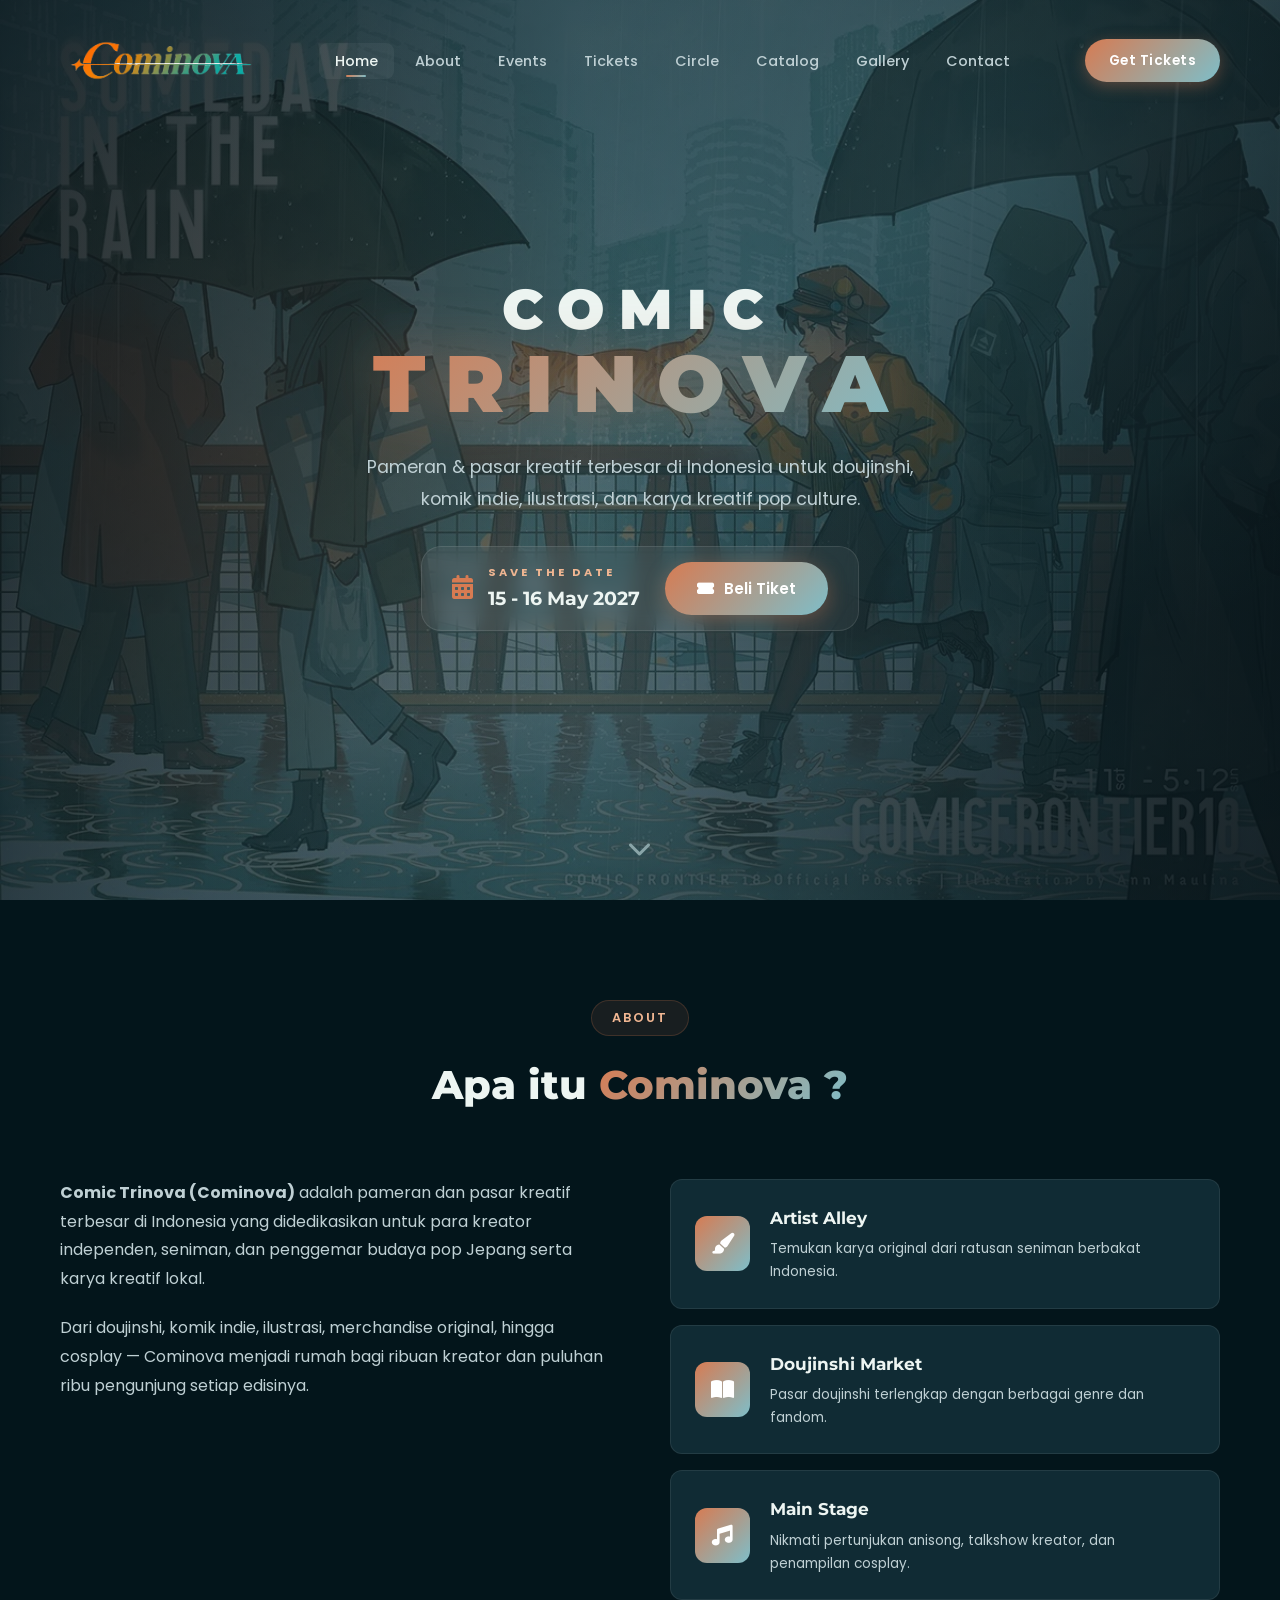
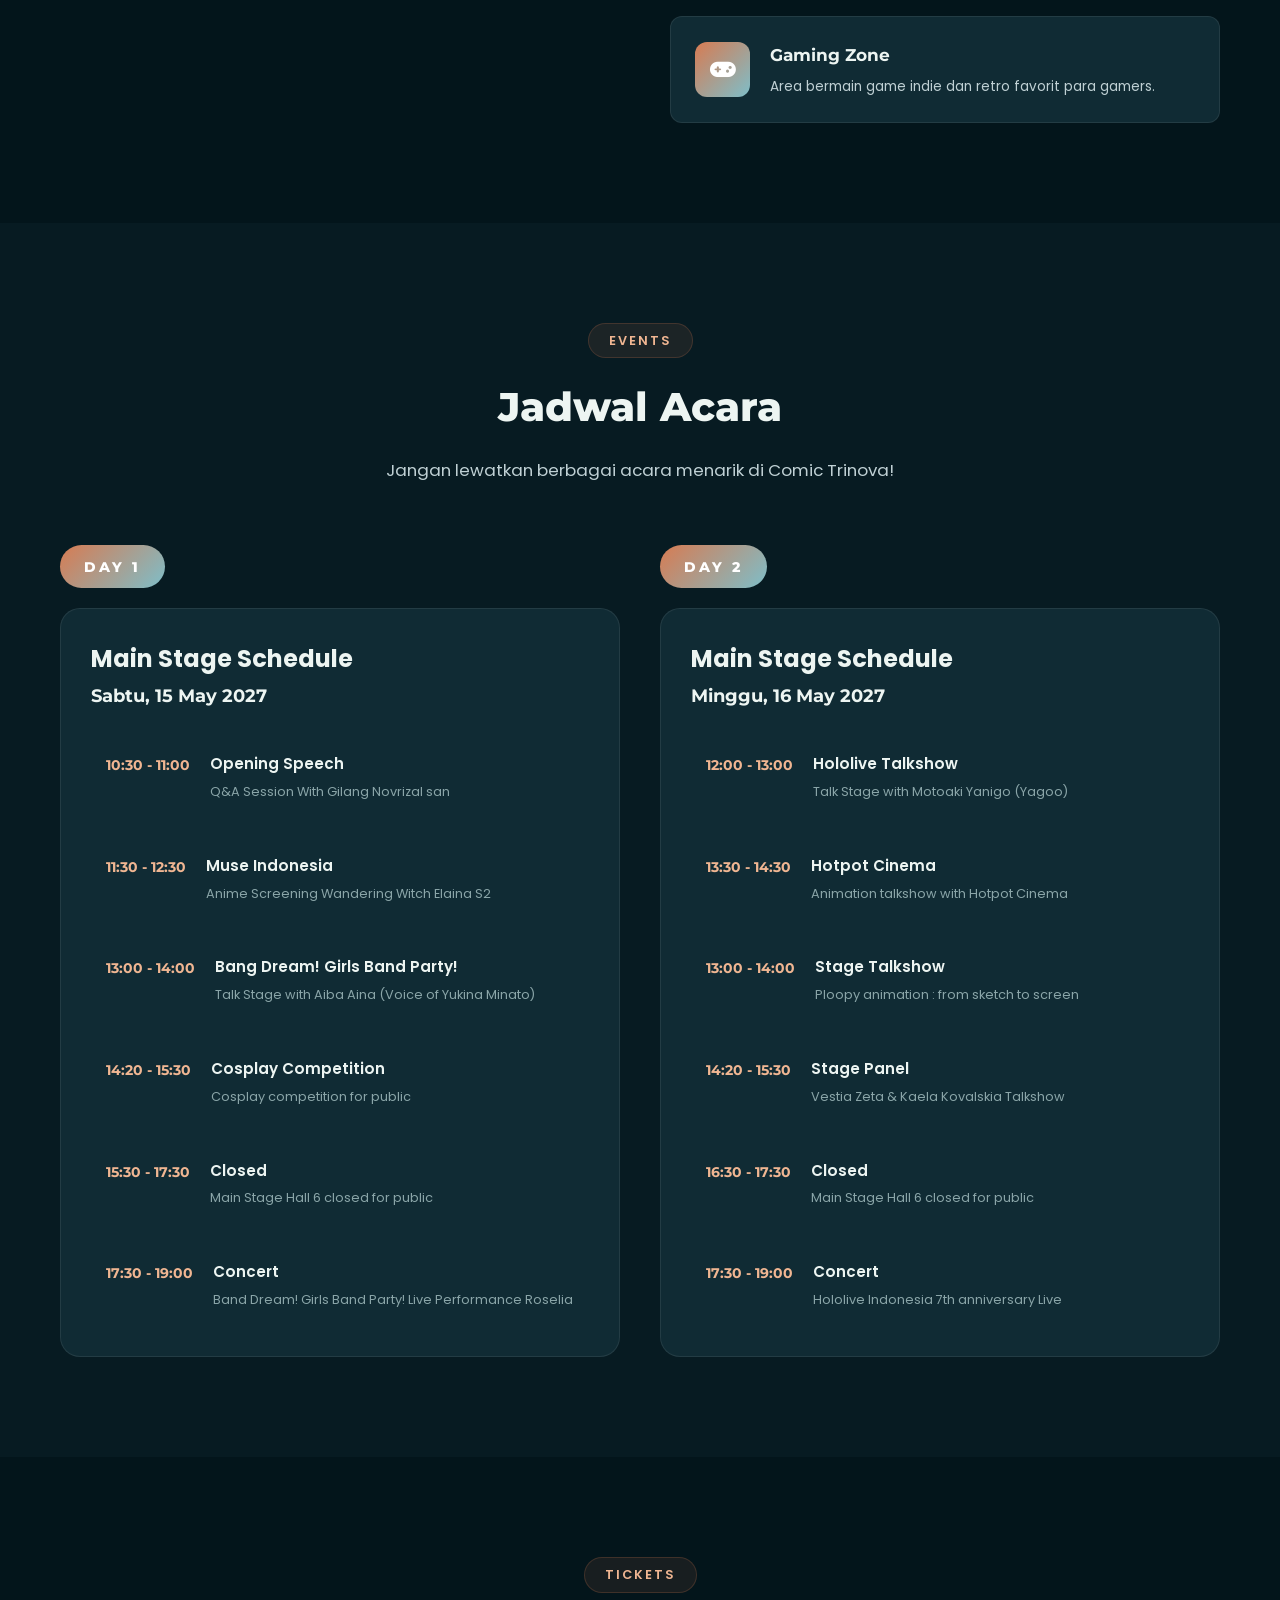
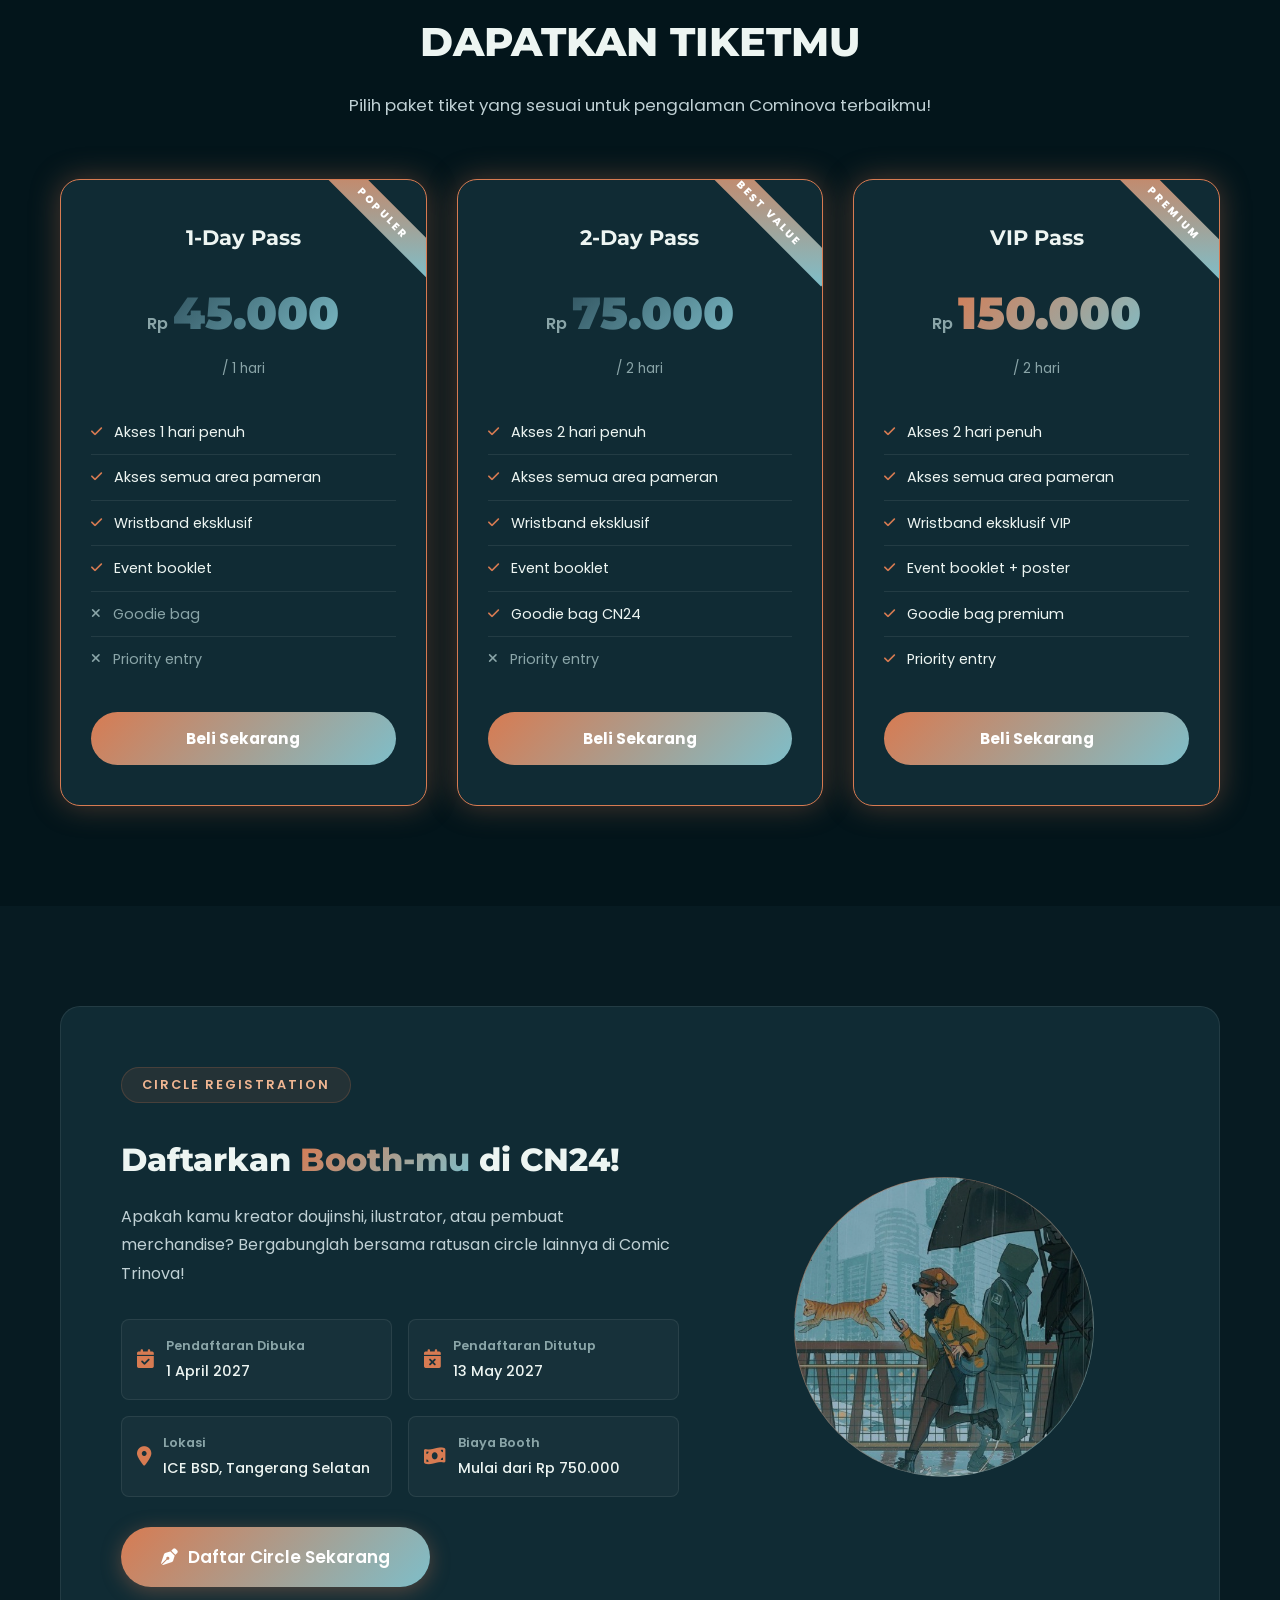
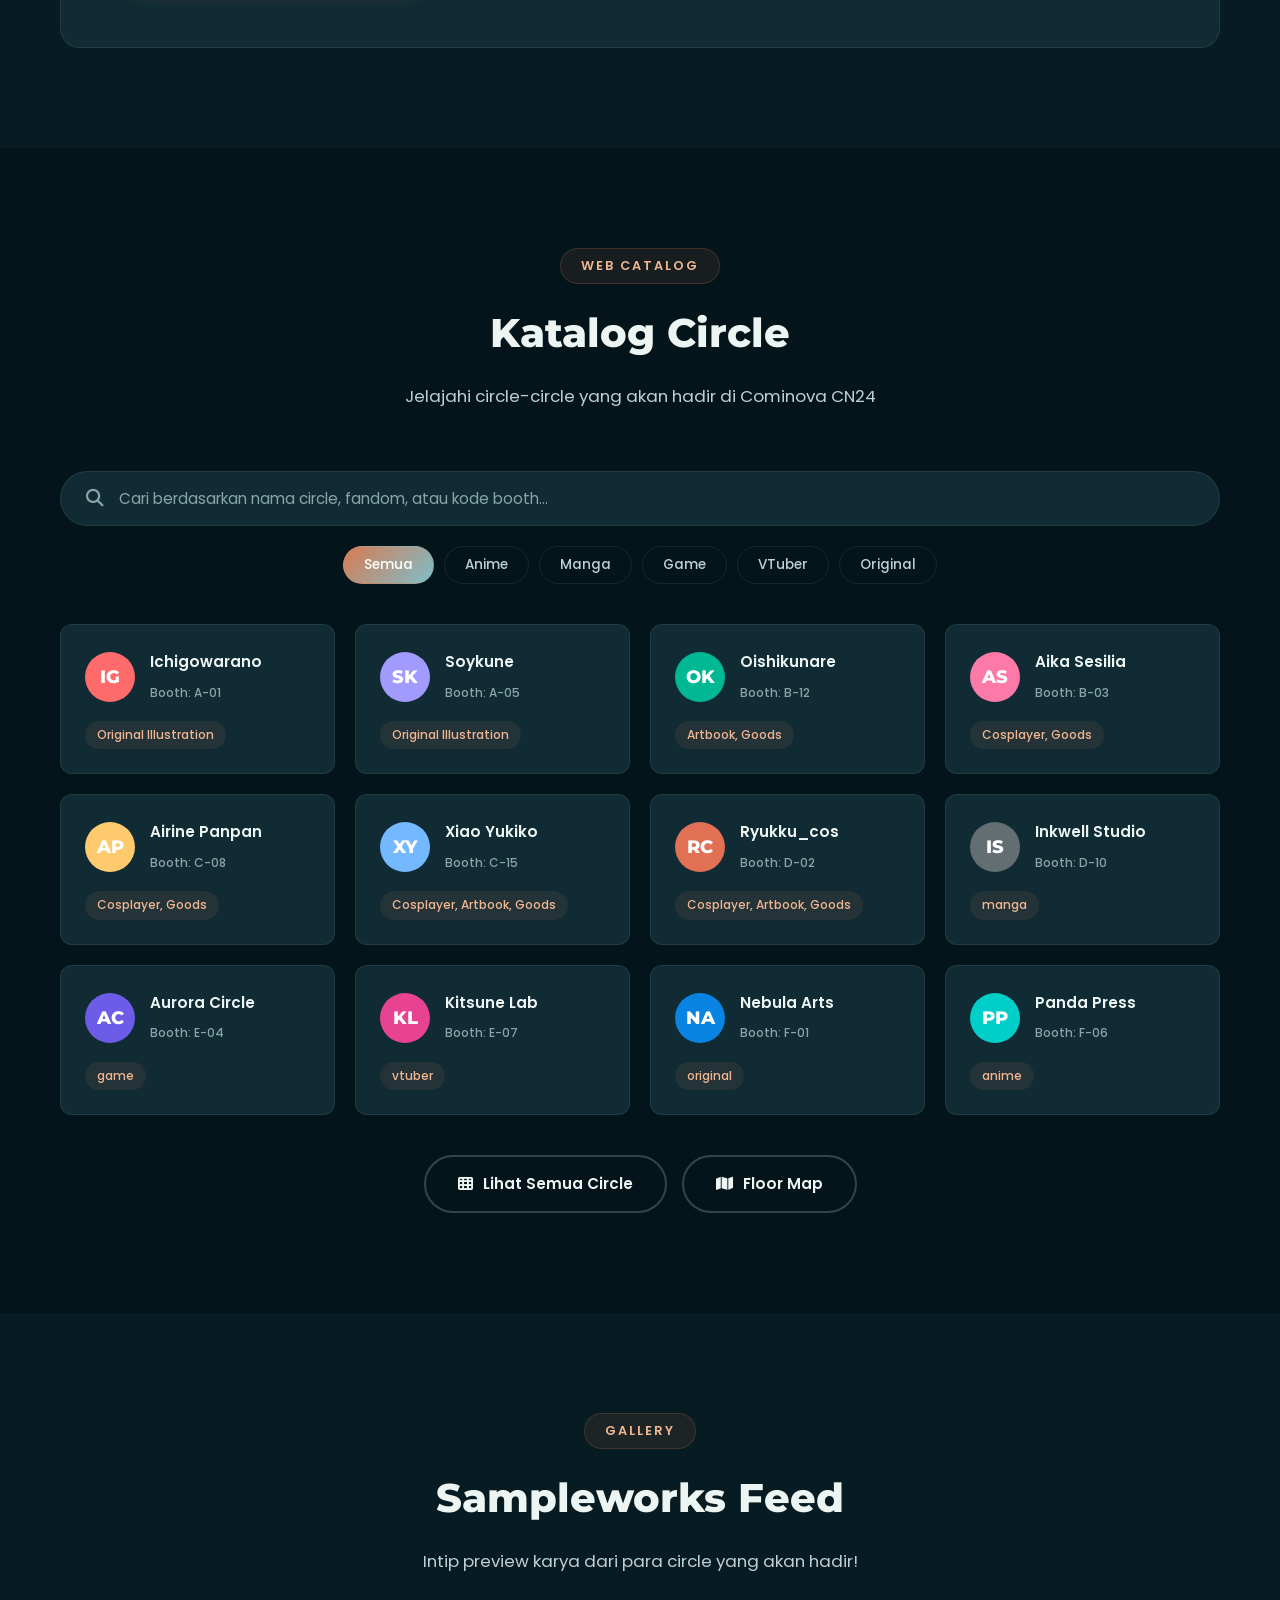
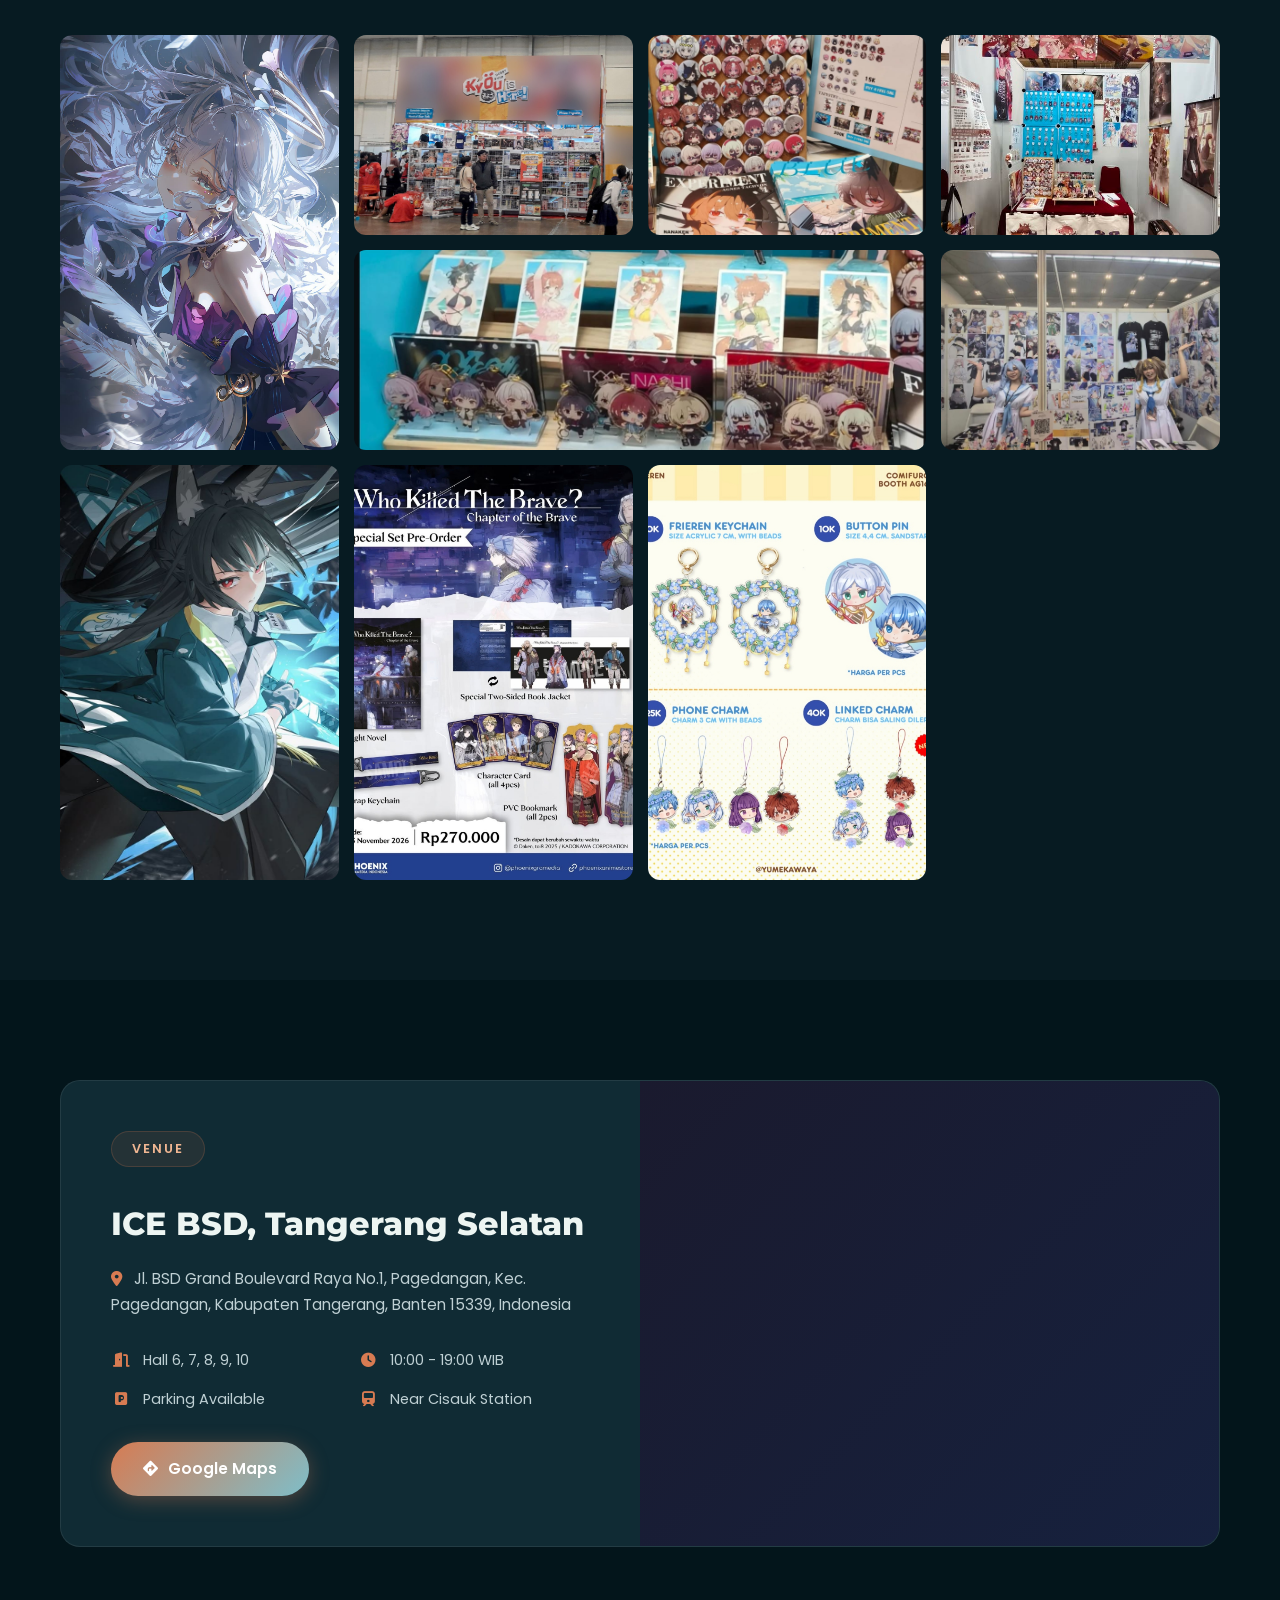
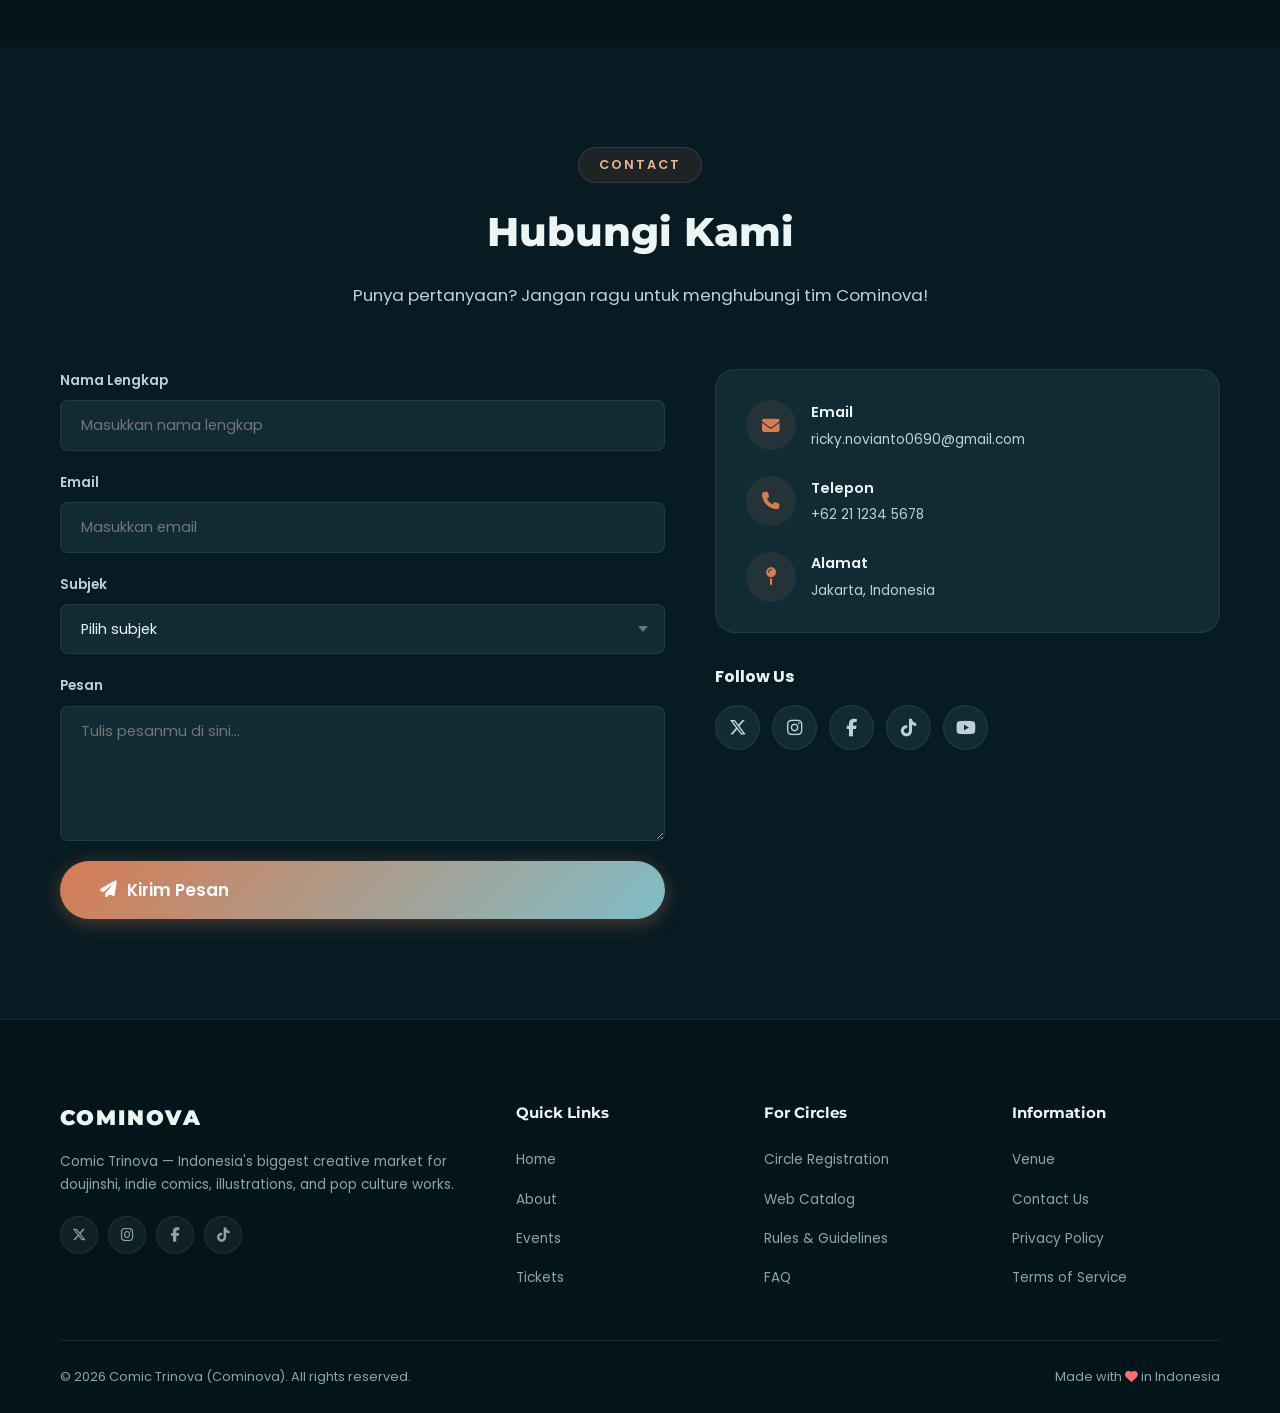
<file: index.html>
<!DOCTYPE html>
<html lang="id">
<head>
    <meta charset="UTF-8">
    <meta name="viewport" content="width=device-width, initial-scale=1.0">
    <title>COMINOVA - Comic Trinova | Indonesia's Biggest Creative Market</title>
    <link rel="stylesheet" href="css/style.css">
    <link rel="preconnect" href="https://fonts.googleapis.com">
    <link rel="preconnect" href="https://fonts.gstatic.com" crossorigin>
    <link href="https://fonts.googleapis.com/css2?family=Montserrat:wght@400;600;700;800;900&family=Poppins:wght@300;400;500;600;700&display=swap" rel="stylesheet">
    <link rel="stylesheet" href="https://cdnjs.cloudflare.com/ajax/libs/font-awesome/6.5.1/css/all.min.css">
</head>
<body>

    <!-- Preloader -->
    <div id="preloader">
        <div class="loader">
            <span class="loader-text">COMINOVA</span>
            <div class="loader-bar"></div>
        </div>
    </div>

    <!-- Navigation -->
    <nav id="navbar">
        <div class="nav-container">
            <a href="#" class="nav-logo">
                <img src = "img/Cominova Logo.png" alt="Cominova Logo" width="200">
            </a>
            <ul class="nav-links" id="navLinks">
                <li><a href="#home" class="active">Home</a></li>
                <li><a href="#about">About</a></li>
                <li><a href="#events">Events</a></li>
                <li><a href="#tickets">Tickets</a></li>
                <li><a href="#circle">Circle</a></li>
                <li><a href="#catalog">Catalog</a></li>
                <li><a href="#gallery">Gallery</a></li>
                <li><a href="#contact">Contact</a></li>
            </ul>
            <div class="nav-actions">
                <a href="#tickets" class="btn-nav-ticket">Get Tickets</a>
                <button class="hamburger" id="hamburger" aria-label="Menu">
                    <span></span>
                    <span></span>
                    <span></span>
                </button>
            </div>
        </div>
    </nav>

    <!-- Mobile Menu Overlay -->
    <div class="mobile-menu-overlay" id="mobileOverlay"></div>

    <section id="home" class="hero">
        <div class="hero-content">
            <h1 class="hero-title">
                <span class="title-line">COMIC</span>
                <span class="title-line accent">TRINOVA</span>
            </h1>
            <p class="hero-subtitle">
                Pameran & pasar kreatif terbesar di Indonesia untuk doujinshi, 
                komik indie, ilustrasi, dan karya kreatif pop culture.
            </p>
            <div class="hero-date">
                <div class="date-icon"><i class="fas fa-calendar-alt"></i></div>
                <div class="date-info">
                    <span class="date-label">SAVE THE DATE</span>
                    <span class="date-value">15 - 16 May 2027</span>
                </div>
            <div class="hero-buttons">
                <a href="#tickets" class="btn btn-primary">
                    <i class="fas fa-ticket-alt"></i> Beli Tiket
                </a>
            </div>
            </div>
        </div>
        <div class="hero-scroll">
            <a href="#about"><i class="fas fa-chevron-down"></i></a>
        </div>
    </section>

    <!-- About Section -->
    <section id="about" class="section about">
        <div class="container">
            <div class="section-header">
                <span class="section-badge">About</span>
                <h2 class="section-title">Apa itu <span class="accent">Cominova ?</span></h2>
            </div>
            <div class="about-grid">
                <div class="about-content">
                    <p class="about-text">
                        <strong>Comic Trinova (Cominova)</strong> adalah pameran dan pasar kreatif terbesar di Indonesia 
                        yang didedikasikan untuk para kreator independen, seniman, dan penggemar budaya pop Jepang 
                        serta karya kreatif lokal.
                    </p>
                    <p class="about-text">
                        Dari doujinshi, komik indie, ilustrasi, merchandise original, hingga cosplay — 
                        Cominova menjadi rumah bagi ribuan kreator dan puluhan ribu pengunjung setiap edisinya.
                    </p>
                </div>
                <div class="about-features">
                    <div class="feature-card">
                        <div class="feature-icon"><i class="fas fa-paint-brush"></i></div>
                        <div class="feature-info">
                            <h3>Artist Alley</h3>
                            <p>Temukan karya original dari ratusan seniman berbakat Indonesia.</p>
                        </div>
                    </div>
                    <div class="feature-card">
                        <div class="feature-icon"><i class="fas fa-book-open"></i></div>
                        <div class="feature-info">
                            <h3>Doujinshi Market</h3>
                            <p>Pasar doujinshi terlengkap dengan berbagai genre dan fandom.</p>
                        </div>
                    </div>
                    <div class="feature-card">
                        <div class="feature-icon"><i class="fas fa-music"></i></div>
                        <div class="feature-info">
                            <h3>Main Stage</h3>
                            <p>Nikmati pertunjukan anisong, talkshow kreator, dan penampilan cosplay.</p>
                        </div>
                    </div>
                    <div class="feature-card">
                        <div class="feature-icon"><i class="fas fa-gamepad"></i></div>
                        <div class="feature-info">
                            <h3>Gaming Zone</h3>
                            <p>Area bermain game indie dan retro favorit para gamers.</p>
                        </div>
                    </div>
                </div>
            </div>
        </div>
    </section>

    <!-- Events Section -->
    <section id="events" class="section events">
        <div class="container">
            <div class="section-header">
                <span class="section-badge">Events</span>
                <h2 class="section-title">Jadwal Acara</h2>
                <p class="section-desc">Jangan lewatkan berbagai acara menarik di Comic Trinova!</p>
            </div>
            <div class="events-timeline">
                <div class="timeline-item" data-aos="fade-right">
                    <div class="timeline-marker">
                        <span>DAY 1</span>
                    </div>
                    <div class="timeline-content">
                        <h1> Main Stage Schedule</h1>
                        <h3>Sabtu, 15 May 2027</h3>
                        <div class="event-list">
                            <div class="event-item">
                                <span class="event-time">10:30 - 11:00</span>
                                <div class="event-detail">
                                    <h4>Opening Speech</h4>
                                    <p>Q&A Session With Gilang Novrizal san</p>
                                </div>
                            </div>
                            <div class="event-item">
                                <span class="event-time">11:30 - 12:30</span>
                                <div class="event-detail">
                                    <h4>Muse Indonesia</h4>
                                    <p>Anime Screening Wandering Witch Elaina S2</p>
                                </div>
                            </div>
                            <div class="event-item">
                                <span class="event-time">13:00 - 14:00</span>
                                <div class="event-detail">
                                    <h4>Bang Dream! Girls Band Party!</h4>
                                    <p>Talk Stage with Aiba Aina (Voice of  Yukina Minato)</p>
                                </div>
                            </div>
                            <div class="event-item">
                                <span class="event-time">14:20 - 15:30</span>
                                <div class="event-detail">
                                    <h4>Cosplay Competition</h4>
                                    <p>Cosplay competition for public</p>
                                </div>
                            </div>
                            <div class="event-item">
                                <span class="event-time">15:30 - 17:30</span>
                                <div class="event-detail">
                                    <h4>Closed</h4>
                                    <p>Main Stage Hall 6 closed for public</p>
                                </div>
                            </div>
                            <div class="event-item">
                                <span class="event-time">17:30 - 19:00</span>
                                <div class="event-detail">
                                    <h4>Concert</h4>
                                    <p>Band Dream! Girls Band Party! Live Performance Roselia</p>
                                </div>
                            </div>
                        </div>
                    </div>
                </div>

                <div class="timeline-item" data-aos="fade-left">
                    <div class="timeline-marker">
                        <span>DAY 2</span>
                    </div>
                    <div class="timeline-content">
                        <h1> Main Stage Schedule</h1>
                        <h3> Minggu, 16 May 2027</h3>
                        <div class="event-list">
                            <div class="event-item">
                                <span class="event-time">12:00 - 13:00</span>
                                <div class="event-detail">
                                    <h4>Hololive Talkshow</h4>
                                    <p>Talk Stage with Motoaki Yanigo (Yagoo)</p>
                                </div>
                            </div>
                            <div class="event-item">
                                <span class="event-time">13:30 - 14:30</span>
                                <div class="event-detail">
                                    <h4>Hotpot Cinema</h4>
                                    <p>Animation talkshow with Hotpot Cinema</p>
                                </div>
                            </div>
                            <div class="event-item">
                                <span class="event-time">13:00 - 14:00</span>
                                <div class="event-detail">
                                    <h4>Stage Talkshow</h4>
                                    <p>Ploopy animation : from sketch to screen</p>
                                </div>
                            </div>
                            <div class="event-item">
                                <span class="event-time">14:20 - 15:30</span>
                                <div class="event-detail">
                                    <h4>Stage Panel</h4>
                                    <p>Vestia Zeta & Kaela Kovalskia Talkshow</p>
                                </div>
                            </div>
                            <div class="event-item">
                                <span class="event-time">16:30 - 17:30</span>
                                <div class="event-detail">
                                    <h4>Closed</h4>
                                    <p>Main Stage Hall 6 closed for public</p>
                                </div>
                            </div>
                            <div class="event-item">
                                <span class="event-time">17:30 - 19:00</span>
                                <div class="event-detail">
                                    <h4>Concert</h4>
                                    <p>Hololive Indonesia 7th anniversary Live</p>
                                </div>
                            </div>
                        </div>
                    </div>
                </div>
            </div>
        </div>
    </section>

    <!-- Tickets Section -->
    <section id="tickets" class="section tickets">
        <div class="container">
            <div class="section-header">
                <span class="section-badge">Tickets</span>
                <h2 class="section-title"> DAPATKAN TIKETMU </h2>
                <p class="section-desc">Pilih paket tiket yang sesuai untuk pengalaman Cominova terbaikmu!</p>
            </div>
            <div class="ticket-grid">
                <div class="ticket-card featured">
                    <div class="ticket-ribbon">POPULER</div>
                    <div class="ticket-header">
                        <h3>1-Day Pass</h3>
                        <div class="ticket-price">
                            <span class="currency">Rp</span>
                            <span class="amount">45.000</span>
                        </div>
                        <span class="ticket-per">/ 1 hari</span>
                    </div>
                    <ul class="ticket-features">
                        <li><i class="fas fa-check"></i> Akses 1 hari penuh</li>
                        <li><i class="fas fa-check"></i> Akses semua area pameran</li>
                        <li><i class="fas fa-check"></i> Wristband eksklusif</li>
                        <li><i class="fas fa-check"></i> Event booklet</li>
                        <li class="disabled"><i class="fas fa-times"></i> Goodie bag</li>
                        <li class="disabled"><i class="fas fa-times"></i> Priority entry</li>
                    </ul>
                    <a href="https://www.ticket2u.id/event/52502/comic-frontier-23" target="_blank" class="btn btn-ticket">Beli Sekarang</a>
                </div>
                <div class="ticket-card featured">
                    <div class="ticket-ribbon">BEST VALUE</div>
                    <div class="ticket-header">
                        <h3>2-Day Pass</h3>
                        <div class="ticket-price">
                            <span class="currency">Rp</span>
                            <span class="amount">75.000</span>
                        </div>
                        <span class="ticket-per">/ 2 hari</span>
                    </div>
                    <ul class="ticket-features">
                        <li><i class="fas fa-check"></i> Akses 2 hari penuh</li>
                        <li><i class="fas fa-check"></i> Akses semua area pameran</li>
                        <li><i class="fas fa-check"></i> Wristband eksklusif</li>
                        <li><i class="fas fa-check"></i> Event booklet</li>
                        <li><i class="fas fa-check"></i> Goodie bag CN24</li>
                        <li class="disabled"><i class="fas fa-times"></i> Priority entry</li>
                    </ul>
                    <a href="https://www.ticket2u.id/event/52502/comic-frontier-23" target="_blank" class="btn btn-ticket">Beli Sekarang</a>
                </div>
                <div class="ticket-card premium">
                    <div class="ticket-ribbon">PREMIUM</div>
                    <div class="ticket-header">
                        <h3>VIP Pass</h3>
                        <div class="ticket-price">
                            <span class="currency">Rp</span>
                            <span class="amount">150.000</span>
                        </div>
                        <span class="ticket-per">/ 2 hari</span>
                    </div>
                    <ul class="ticket-features">
                        <li><i class="fas fa-check"></i> Akses 2 hari penuh</li>
                        <li><i class="fas fa-check"></i> Akses semua area pameran</li>
                        <li><i class="fas fa-check"></i> Wristband eksklusif VIP</li>
                        <li><i class="fas fa-check"></i> Event booklet + poster</li>
                        <li><i class="fas fa-check"></i> Goodie bag premium</li>
                        <li><i class="fas fa-check"></i> Priority entry</li>
                    </ul>
                    <a href="https://www.ticket2u.id/event/52502/comic-frontier-23"target="_blank" class="btn btn-ticket">Beli Sekarang</a>
                </div>
            </div>
        </div>
    </section>

    <!-- Circle Registration Section -->
    <section id="circle" class="section circle">
        <div class="container">
            <div class="circle-banner">
                <div class="circle-content">
                    <span class="section-badge">Circle Registration</span>
                    <h2>Daftarkan <span class="accent">Booth-mu</span> di CN24!</h2>
                    <p>
                        Apakah kamu kreator doujinshi, ilustrator, atau pembuat merchandise? 
                        Bergabunglah bersama ratusan circle lainnya di Comic Trinova!
                    </p>
                    <div class="circle-info-grid">
                        <div class="circle-info-item">
                            <i class="fas fa-calendar-check"></i>
                            <div>
                                <strong>Pendaftaran Dibuka</strong>
                                <span>1 April 2027</span>
                            </div>
                        </div>
                        <div class="circle-info-item">
                            <i class="fas fa-calendar-times"></i>
                            <div>
                                <strong>Pendaftaran Ditutup</strong>
                                <span>13 May 2027</span>
                            </div>
                        </div>
                        <div class="circle-info-item">
                            <i class="fas fa-map-marker-alt"></i>
                            <div>
                                <strong>Lokasi</strong>
                                <span>ICE BSD, Tangerang Selatan</span>
                            </div>
                        </div>
                        <div class="circle-info-item">
                            <i class="fas fa-money-bill-wave"></i>
                            <div>
                                <strong>Biaya Booth</strong>
                                <span>Mulai dari Rp 750.000</span>
                            </div>
                        </div>
                    </div>
                    <a href="circle-registration.html" class="btn btn-primary btn-lg">
                        <i class="fas fa-pen-nib"></i> Daftar Circle Sekarang
                    </a>
                </div>
                <div class="circle-art">
                    <div class="art-placeholder">
                        <img src = "img/gambar.png" alt="Circle Art Preview">
                    </div>
                </div>
            </div>
        </div>
    </section>

    <!-- Web Catalog Section -->
    <section id="catalog" class="section catalog">
        <div class="container">
            <div class="section-header">
                <span class="section-badge">Web Catalog</span>
                <h2 class="section-title">Katalog Circle</h2>
                <p class="section-desc">Jelajahi circle-circle yang akan hadir di Cominova CN24</p>
            </div>
            
            <!-- Search & Filter -->
            <div class="catalog-search">
                <div class="search-bar">
                    <i class="fas fa-search"></i>
                    <input type="text" id="catalogSearch" placeholder="Cari berdasarkan nama circle, fandom, atau kode booth...">
                </div>
                <div class="filter-tags">
                    <button class="filter-tag active" data-filter="all">Semua</button>
                    <button class="filter-tag" data-filter="anime">Anime</button>
                    <button class="filter-tag" data-filter="manga">Manga</button>
                    <button class="filter-tag" data-filter="game">Game</button>
                    <button class="filter-tag" data-filter="vtuber">VTuber</button>
                    <button class="filter-tag" data-filter="original">Original</button>
                </div>
            </div>

            <!-- Catalog Grid -->
            <div class="catalog-grid" id="catalogGrid">
                <!-- Cards will be generated by JS -->
            </div>

            <div class="catalog-more">
                <a href="#" class="btn btn-outline">
                    <i class="fas fa-th"></i> Lihat Semua Circle
                </a>
                <a href="https://assets.comifuro.workers.dev/floormap_circle_list_CF23.pdf" target="_blank" class="btn btn-outline">
                    <i class="fas fa-map"></i> Floor Map
                </a>
            </div>
        </div>
    </section>

    <!-- Gallery / Sampleworks Section -->
    <section id="gallery" class="section gallery">
        <div class="container">
            <div class="section-header">
                <span class="section-badge">Gallery</span>
                <h2 class="section-title">Sampleworks Feed</h2>
                <p class="section-desc">Intip preview karya dari para circle yang akan hadir!</p>
            </div>
            <div class="gallery-grid" id="galleryGrid">
                <div class="gallery-item tall" data-category="illustration">
                    <div class="gallery-placeholder" style="background-image: url('img/robin.jpeg'); background-size: cover; background-position: center;">
                    </div>
                    <div class="gallery-overlay">
                        <span class="gallery-circle">Circle: Egan Nursavero</span>
                        <span class="gallery-title">Original Illustration</span>
                    </div>
                </div>
                <div class="gallery-item" data-category="doujinshi">
                    <div class="gallery-placeholder" style="background-image: url('img/kyou.jpeg'); background-size: cover; background-position: center;">
                    </div>
                    <div class="gallery-overlay">
                        <span class="gallery-circle">Circle: KyouHobbyShop</span>
                        <span class="gallery-title">Official Merchandise</span>
                    </div>
                </div>
                <div class="gallery-item" data-category="merchandise">
                    <div class="gallery-placeholder" style="background-image: url('img/nanaken2.jpeg'); background-size: cover; background-position: center;">
                    </div>
                    <div class="gallery-overlay">
                        <span class="gallery-circle">Circle: Nanaken</span>
                        <span class="gallery-title">Artbook, Goods</span>
                    </div>
                </div>
                <div class="gallery-item" data-category="merchandise">
                    <div class="gallery-placeholder" style="background-image: url('img/nanaken3.jpg'); background-size: cover; background-position: center;">
                    </div>
                    <div class="gallery-overlay">
                        <span class="gallery-circle">Circle: Nanaken</span>
                        <span class="gallery-title">Artbook, Goods</span>
                    </div>
                </div>
                <div class="gallery-item wide" data-category="illustration">
                    <div class="gallery-placeholder" style="background-image: url('img/nanaken.jpeg'); background-size: cover; background-position: center;">
                    </div>
                    <div class="gallery-overlay">
                        <span class="gallery-circle">Circle: Neon Canvas</span>
                        <span class="gallery-title">Akrlik standee, Keychain, Doujinshi</span>
                    </div>
                </div>
                <div class="gallery-item" data-category="doujinshi">
                    <div class="gallery-placeholder" style="background-image: url('img/oishikunare.jpeg'); background-size: cover; background-position: center;">
                    </div>
                    <div class="gallery-overlay">
                        <span class="gallery-circle">Circle: Oishikunare</span>
                        <span class="gallery-title">Doujinshi, Sticker, Postcard</span>
                    </div>
                </div>
                <div class="gallery-item tall" data-category="illustration">
                    <div class="gallery-placeholder"style="background-image: url('img/miyabi.jpeg'); background-size: cover; background-position: center;">
                    </div>
                    <div class="gallery-overlay">
                        <span class="gallery-circle">Circle: Dream Atelier</span>
                        <span class="gallery-title">OC Commission Art</span>
                    </div>
                </div>
                <div class="gallery-item tall" data-category="merchandise">
                    <div class="gallery-placeholder" style="background-image: url('img/gramed.jpeg'); background-size: cover; background-position: center;">
                    </div>
                    <div class="gallery-overlay">
                        <span class="gallery-circle">Circle: Phoenix Gramedia</span>
                        <span class="gallery-title">Artbook, Manga, Goods</span>
                    </div>
                </div>
                <div class="gallery-item tall" data-category="illustration">
                    <div class="gallery-placeholder" style="background-image: url('img/yumekawa.jpeg'); background-size: cover; background-position: center;"></div>
                    <div class="gallery-overlay">
                        <span class="gallery-circle">Circle: Yumekawaya</span>
                        <span class="gallery-title">Goods</span>
                    </div>
                </div>
            </div>
        </div>
    </section>

    <!-- Venue / Location Section -->
    <section id="venue" class="section venue">
        <div class="container">
            <div class="venue-card">
                <div class="venue-info">
                    <span class="section-badge">Venue</span>
                    <h2>ICE BSD, Tangerang Selatan</h2>
                    <p class="venue-address">
                        <i class="fas fa-map-marker-alt"></i> 
                        Jl. BSD Grand Boulevard Raya No.1, Pagedangan, Kec. Pagedangan, Kabupaten Tangerang, Banten 15339, Indonesia
                    </p>
                    <div class="venue-details">
                        <div class="venue-detail-item">
                            <i class="fas fa-door-open"></i>
                            <span>Hall 6, 7, 8, 9, 10</span>
                        </div>
                        <div class="venue-detail-item">
                            <i class="fas fa-clock"></i>
                            <span>10:00 - 19:00 WIB</span>
                        </div>
                        <div class="venue-detail-item">
                            <i class="fas fa-parking"></i>
                            <span>Parking Available</span>
                        </div>
                        <div class="venue-detail-item">
                            <i class="fas fa-train"></i>
                            <span>Near Cisauk Station</span>
                        </div>
                    </div>
                    <a href="https://maps.app.goo.gl/icd8Efd52a3RCkDy6" target="_blank" class="btn btn-primary">
                        <i class="fas fa-directions"></i> Google Maps
                    </a>
                </div>
                <div class="venue-map">
                    <div class="map-placeholder">
                        <iframe src="https://www.google.com/maps/embed?pb=!1m18!1m12!1m3!1d3965.720418806193!2d106.63387677414862!3d-6.300420193688707!2m3!1f0!2f0!3f0!3m2!1i1024!2i768!4f13.1!3m3!1m2!1s0x2e69fb535f152305%3A0x34406ed8b098f478!2sIndonesia%20Convention%20Exhibition%20(ICE)%20Banten!5e0!3m2!1sid!2sid!4v1794100890323!5m2!1sid!2sid" width="500" height="400" style="border:0; border-radius: 2%;" allowfullscreen="" loading="lazy" referrerpolicy="strict-origin-when-cross-origin"></iframe>
                    </div>
                </div>
            </div>
        </div>
    </section>

    <!-- Contact Section -->
    <section id="contact" class="section contact">
        <div class="container">
            <div class="section-header">
                <span class="section-badge">Contact</span>
                <h2 class="section-title">Hubungi Kami</h2>
                <p class="section-desc">Punya pertanyaan? Jangan ragu untuk menghubungi tim Cominova!</p>
            </div>
            <div class="contact-grid">
                <div class="contact-form-container">
                    <form class="contact-form" id="contactForm">
                        <div class="form-group">
                            <label for="name">Nama Lengkap</label>
                            <input type="text" id="name" name="name" placeholder="Masukkan nama lengkap" required>
                        </div>
                        <div class="form-group">
                            <label for="email">Email</label>
                            <input type="email" id="email" name="email" placeholder="Masukkan email" required>
                        </div>
                        <div class="form-group">
                            <label for="subject">Subjek</label>
                            <select id="subject" name="subject" required>
                                <option value="">Pilih subjek</option>
                                <option value="general">Pertanyaan Umum</option>
                                <option value="ticket">Tiket</option>
                                <option value="circle">Pendaftaran Circle</option>
                                <option value="sponsor">Sponsorship</option>
                                <option value="press">Press / Media</option>
                                <option value="other">Lainnya</option>
                            </select>
                        </div>
                        <div class="form-group">
                            <label for="message">Pesan</label>
                            <textarea id="message" name="message" rows="5" placeholder="Tulis pesanmu di sini..." required></textarea>
                        </div>
                        <button type="submit" class="btn btn-primary btn-lg">
                            <i class="fas fa-paper-plane"></i> Kirim Pesan
                        </button>
                    </form>
                </div>
                <div class="contact-info-container">
                    <div class="contact-info-card">
                        <div class="contact-info-item">
                            <div class="contact-icon"><i class="fas fa-envelope"></i></div>
                            <div>
                                <h4>Email</h4>
                                <p>ricky.novianto0690@gmail.com</p>
                            </div>
                        </div>
                        <div class="contact-info-item">
                            <div class="contact-icon"><i class="fas fa-phone"></i></div>
                            <div>
                                <h4>Telepon</h4>
                                <p>+62 21 1234 5678</p>
                            </div>
                        </div>
                        <div class="contact-info-item">
                            <div class="contact-icon"><i class="fas fa-map-pin"></i></div>
                            <div>
                                <h4>Alamat</h4>
                                <p>Jakarta, Indonesia</p>
                            </div>
                        </div>
                    </div>
                    <div class="social-links">
                        <h4>Follow Us</h4>
                        <div class="social-icons">
                            <a href="#" class="social-icon" aria-label="Twitter"><i class="fab fa-x-twitter"></i></a>
                            <a href="#" class="social-icon" aria-label="Instagram"><i class="fab fa-instagram"></i></a>
                            <a href="#" class="social-icon" aria-label="Facebook"><i class="fab fa-facebook-f"></i></a>
                            <a href="#" class="social-icon" aria-label="TikTok"><i class="fab fa-tiktok"></i></a>
                            <a href="#" class="social-icon" aria-label="YouTube"><i class="fab fa-youtube"></i></a>
                        </div>
                    </div>
                </div>
            </div>
        </div>
    </section>

    <!-- Footer -->
    <footer class="footer">
        <div class="container">
            <div class="footer-grid">
                <div class="footer-brand">
                    <a href="#" class="footer-logo">
                        <span>COMINOVA</span>
                    </a>
                    <p>Comic Trinova — Indonesia's biggest creative market for doujinshi, indie comics, illustrations, and pop culture works.</p>
                    <div class="social-icons">
                        <a href="#" aria-label="Twitter"><i class="fab fa-x-twitter"></i></a>
                        <a href="#" aria-label="Instagram"><i class="fab fa-instagram"></i></a>
                        <a href="#" aria-label="Facebook"><i class="fab fa-facebook-f"></i></a>
                        <a href="#" aria-label="TikTok"><i class="fab fa-tiktok"></i></a>
                    </div>
                </div>
                <div class="footer-links">
                    <h4>Quick Links</h4>
                    <ul>
                        <li><a href="#home">Home</a></li>
                        <li><a href="#about">About</a></li>
                        <li><a href="#events">Events</a></li>
                        <li><a href="#tickets">Tickets</a></li>
                    </ul>
                </div>
                <div class="footer-links">
                    <h4>For Circles</h4>
                    <ul>
                        <li><a href="#circle">Circle Registration</a></li>
                        <li><a href="#catalog">Web Catalog</a></li>
                        <li><a href="#">Rules & Guidelines</a></li>
                        <li><a href="#">FAQ</a></li>
                    </ul>
                </div>
                <div class="footer-links">
                    <h4>Information</h4>
                    <ul>
                        <li><a href="#venue">Venue</a></li>
                        <li><a href="#contact">Contact Us</a></li>
                        <li><a href="#">Privacy Policy</a></li>
                        <li><a href="#">Terms of Service</a></li>
                    </ul>
                </div>
            </div>
            <div class="footer-bottom">
                <p>&copy; 2026 Comic Trinova (Cominova). All rights reserved.</p>
                <p>Made with <i class="fas fa-heart" style="color: #ff6b6b;"></i> in Indonesia</p>
            </div>
        </div>
    </footer>

    <!-- Back to Top Button -->
    <button class="back-to-top" id="backToTop" aria-label="Back to top">
        <i class="fas fa-arrow-up"></i>
    </button>

    <script src="js/script.js"></script>
</body>
</html>
</file>
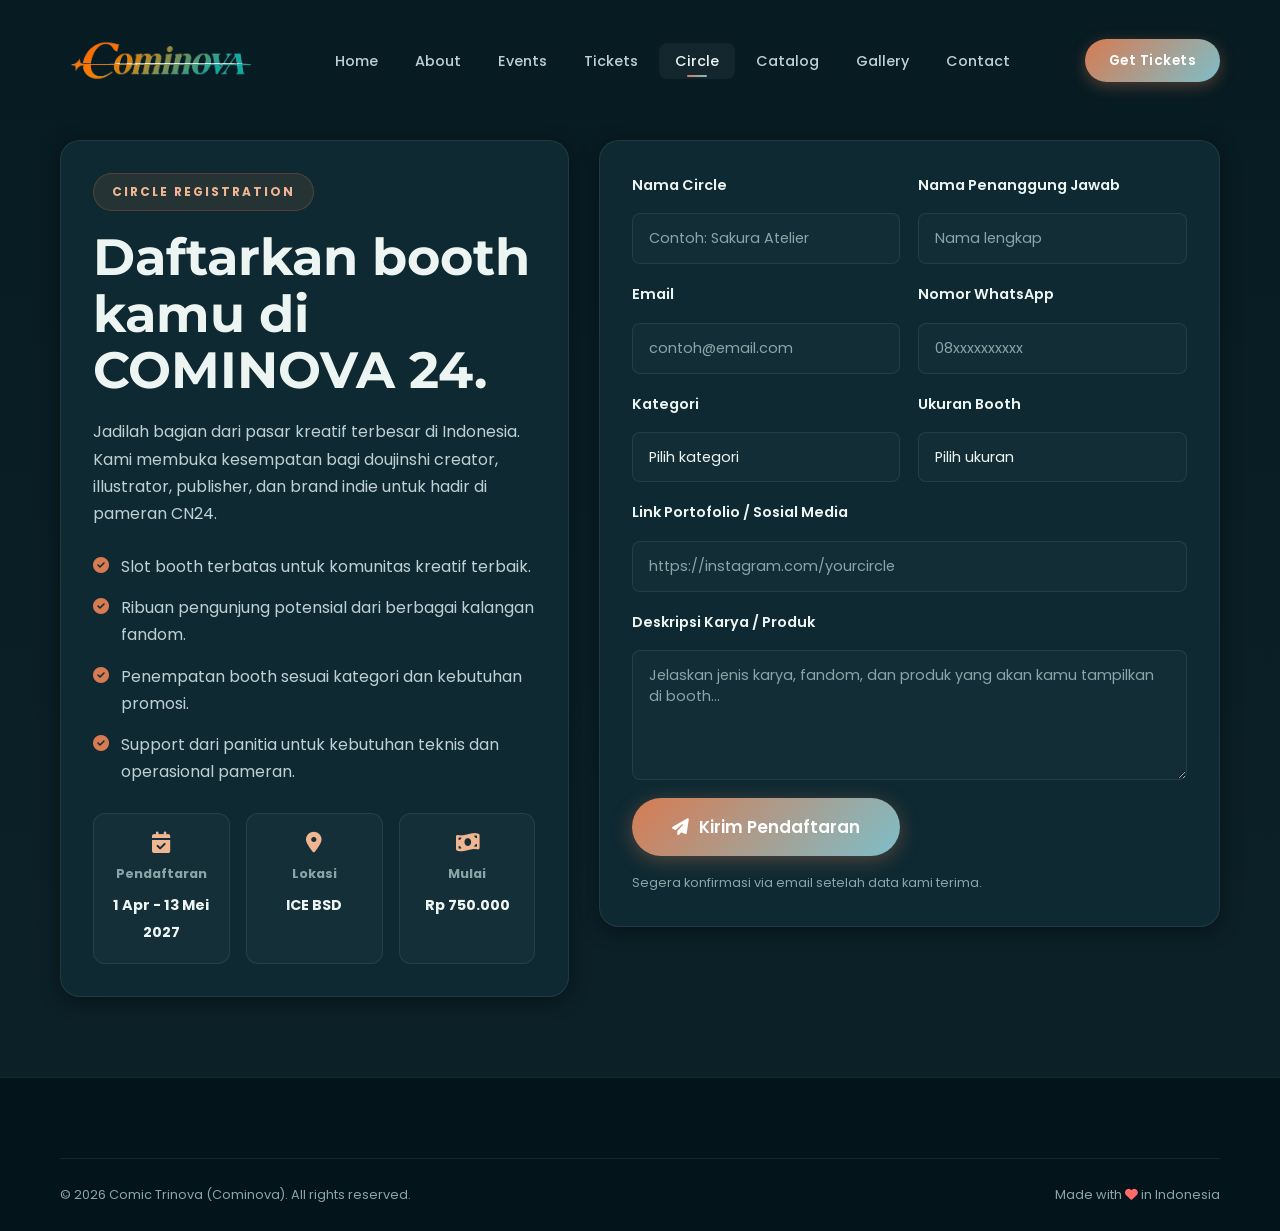
<file: circle-registration.html>
<!DOCTYPE html>
<html lang="id">
<head>
    <meta charset="UTF-8">
    <meta name="viewport" content="width=device-width, initial-scale=1.0">
    <title>Daftar Circle | COMINOVA</title>
    <link rel="stylesheet" href="css/style.css">
    <link rel="preconnect" href="https://fonts.googleapis.com">
    <link rel="preconnect" href="https://fonts.gstatic.com" crossorigin>
    <link href="https://fonts.googleapis.com/css2?family=Montserrat:wght@400;600;700;800;900&family=Poppins:wght@300;400;500;600;700&display=swap" rel="stylesheet">
    <link rel="stylesheet" href="https://cdnjs.cloudflare.com/ajax/libs/font-awesome/6.5.1/css/all.min.css">
</head>
<body class="circle-page">
    <nav id="navbar" class="scrolled">
        <div class="nav-container">
            <a href="index.html" class="nav-logo">
                <img src="img/Cominova Logo.png" alt="COMINOVA Logo" width="200">
            </a>
            <ul class="nav-links" id="navLinks">
                <li><a href="index.html#home">Home</a></li>
                <li><a href="index.html#about">About</a></li>
                <li><a href="index.html#events">Events</a></li>
                <li><a href="index.html#tickets">Tickets</a></li>
                <li><a href="index.html#circle" class="active">Circle</a></li>
                <li><a href="index.html#catalog">Catalog</a></li>
                <li><a href="index.html#gallery">Gallery</a></li>
                <li><a href="index.html#contact">Contact</a></li>
            </ul>
            <div class="nav-actions">
                <a href="index.html#tickets" class="btn-nav-ticket">Get Tickets</a>
            </div>
        </div>
    </nav>

    <main class="circle-registration-wrap">
        <div class="container">
            <div class="circle-registration-content">
                <section class="registration-panel">
                    <span class="registration-kicker">Circle Registration</span>
                    <h1>Daftarkan booth kamu di COMINOVA 24.</h1>
                    <p>
                        Jadilah bagian dari pasar kreatif terbesar di Indonesia. Kami membuka kesempatan bagi
                        doujinshi creator, illustrator, publisher, dan brand indie untuk hadir di pameran CN24.
                    </p>

                    <ul class="registration-list">
                        <li><i class="fas fa-check-circle"></i><span>Slot booth terbatas untuk komunitas kreatif terbaik.</span></li>
                        <li><i class="fas fa-check-circle"></i><span>Ribuan pengunjung potensial dari berbagai kalangan fandom.</span></li>
                        <li><i class="fas fa-check-circle"></i><span>Penempatan booth sesuai kategori dan kebutuhan promosi.</span></li>
                        <li><i class="fas fa-check-circle"></i><span>Support dari panitia untuk kebutuhan teknis dan operasional pameran.</span></li>
                    </ul>

                    <div class="registration-meta">
                        <div class="meta-box">
                            <i class="fas fa-calendar-check"></i>
                            <strong>Pendaftaran</strong>
                            <span>1 Apr - 13 Mei 2027</span>
                        </div>
                        <div class="meta-box">
                            <i class="fas fa-map-marker-alt"></i>
                            <strong>Lokasi</strong>
                            <span>ICE BSD</span>
                        </div>
                        <div class="meta-box">
                            <i class="fas fa-money-bill-wave"></i>
                            <strong>Mulai</strong>
                            <span>Rp 750.000</span>
                        </div>
                    </div>
                </section>

                <section class="registration-form-panel">
                    <form class="circle-form">
                        <div class="form-row">
                            <div class="form-group">
                                <label for="circleName">Nama Circle</label>
                                <input type="text" id="circleName" name="circleName" placeholder="Contoh: Sakura Atelier" required>
                            </div>
                            <div class="form-group">
                                <label for="cpName">Nama Penanggung Jawab</label>
                                <input type="text" id="cpName" name="cpName" placeholder="Nama lengkap" required>
                            </div>
                        </div>

                        <div class="form-row">
                            <div class="form-group">
                                <label for="email">Email</label>
                                <input type="email" id="email" name="email" placeholder="contoh@email.com" required>
                            </div>
                            <div class="form-group">
                                <label for="phone">Nomor WhatsApp</label>
                                <input type="tel" id="phone" name="phone" placeholder="08xxxxxxxxxx" required>
                            </div>
                        </div>

                        <div class="form-row">
                            <div class="form-group">
                                <label for="category">Kategori</label>
                                <select id="category" name="category" required>
                                    <option value="">Pilih kategori</option>
                                    <option value="doujinshi">Doujinshi</option>
                                    <option value="illustration">Illustration</option>
                                    <option value="merchandise">Merchandise</option>
                                    <option value="publisher">Publisher / Printing</option>
                                    <option value="original">Original Brand</option>
                                    <option value="other">Lainnya</option>
                                </select>
                            </div>
                            <div class="form-group">
                                <label for="booth">Ukuran Booth</label>
                                <select id="booth" name="booth" required>
                                    <option value="">Pilih ukuran</option>
                                    <option value="standard">Standard Booth</option>
                                    <option value="premium">Premium Booth</option>
                                    <option value="double">Double Booth</option>
                                    <option value="custom">Custom</option>
                                </select>
                            </div>
                        </div>

                        <div class="form-group">
                            <label for="portfolio">Link Portofolio / Sosial Media</label>
                            <input type="url" id="portfolio" name="portfolio" placeholder="https://instagram.com/yourcircle">
                        </div>

                        <div class="form-group">
                            <label for="description">Deskripsi Karya / Produk</label>
                            <textarea id="description" name="description" placeholder="Jelaskan jenis karya, fandom, dan produk yang akan kamu tampilkan di booth..."></textarea>
                        </div>

                        <div class="form-submit-row">
                            <button type="submit" class="btn btn-primary btn-lg">
                                <i class="fas fa-paper-plane"></i> Kirim Pendaftaran
                            </button>
                            <span class="form-note">Segera konfirmasi via email setelah data kami terima.</span>
                        </div>
                    </form>
                </section>
            </div>
        </div>
    </main>

    <footer class="footer">
        <div class="container">
            <div class="footer-bottom">
                <p>&copy; 2026 Comic Trinova (Cominova). All rights reserved.</p>
                <p>Made with <i class="fas fa-heart" style="color: #ff6b6b;"></i> in Indonesia</p>
            </div>
        </div>
    </footer>

    <script src="js/script.js"></script>
</body>
</html>
</file>
<file: css/style.css>
/* ========================================
   COMINOVA - Comic Trinova Website
   CSS Stylesheet
   ======================================== */

/* ---------- CSS Variables ---------- */
:root {
    --primary: #d77b52;
    --primary-dark: #a8532d;
    --primary-light: #f0b692;
    --secondary: #193947;
    --secondary-light: #7ea7b5;
    --accent: #7ebec9;
    --accent2: #2d4f5b;
    --bg-dark: #071b22;
    --bg-darker: #03151b;
    --bg-card: #102b34;
    --bg-card-hover: #163b46;
    --text-white: #edf5f2;
    --text-light: #bfd0d4;
    --text-muted: #8aa5a8;
    --border-color: rgba(255,255,255,0.08);
    --gradient-primary: linear-gradient(135deg, var(--primary), var(--accent));
    --gradient-hero: linear-gradient(135deg, rgba(12,29,35,0.78), rgba(26,61,69,0.6), rgba(12,27,33,0.85));
    --shadow-sm: 0 2px 8px rgba(0,0,0,0.3);
    --shadow-md: 0 4px 20px rgba(0,0,0,0.4);
    --shadow-lg: 0 8px 40px rgba(0,0,0,0.5);
    --shadow-glow: 0 0 30px rgba(215,123,82,0.35);
    --radius-sm: 8px;
    --radius-md: 12px;
    --radius-lg: 20px;
    --radius-xl: 30px;
    --transition: all 0.3s cubic-bezier(0.4, 0, 0.2, 1);
    --font-primary: 'Montserrat', sans-serif;
    --font-body: 'Poppins', sans-serif;
}

/* ---------- Reset & Base ---------- */
*, *::before, *::after {
    margin: 0;
    padding: 0;
    box-sizing: border-box;
}

html {
    scroll-behavior: smooth;
    scroll-padding-top: 80px;
}

body {
    font-family: var(--font-body);
    background-color: var(--bg-dark);
    color: var(--text-white);
    line-height: 1.7;
    overflow-x: hidden;
}

a {
    text-decoration: none;
    color: inherit;
    transition: var(--transition);
}

img {
    max-width: 100%;
    display: block;
}

ul {
    list-style: none;
}

.container {
    max-width: 1200px;
    margin: 0 auto;
    padding: 0 20px;
}

.accent {
    background: var(--gradient-primary);
    -webkit-background-clip: text;
    -webkit-text-fill-color: transparent;
    background-clip: text;
}

/* ---------- Preloader ---------- */
#preloader {
    position: fixed;
    inset: 0;
    background: var(--bg-darker);
    display: flex;
    align-items: center;
    justify-content: center;
    z-index: 10000;
    transition: opacity 0.5s ease, visibility 0.5s ease;
}

#preloader.hidden {
    opacity: 0;
    visibility: hidden;
}

.loader {
    text-align: center;
}

.loader-text {
    font-family: var(--font-primary);
    font-size: 2.5rem;
    font-weight: 900;
    background: var(--gradient-primary);
    -webkit-background-clip: text;
    -webkit-text-fill-color: transparent;
    background-clip: text;
    letter-spacing: 8px;
    display: block;
    margin-bottom: 20px;
}

.loader-bar {
    width: 200px;
    height: 3px;
    background: rgba(255,255,255,0.1);
    border-radius: 10px;
    overflow: hidden;
    margin: 0 auto;
}

.loader-bar::after {
    content: '';
    display: block;
    width: 60%;
    height: 100%;
    background: var(--gradient-primary);
    border-radius: 10px;
    animation: loaderSlide 1.2s ease-in-out infinite;
}

@keyframes loaderSlide {
    0% { transform: translateX(-100%); }
    100% { transform: translateX(250%); }
}

/* ---------- Navigation ---------- */
#navbar {
    position: fixed;
    top: 0;
    left: 0;
    right: 0;
    z-index: 1000;
    padding: 15px 0;
    transition: var(--transition);
    background: transparent;
}

#navbar.scrolled {
    background: rgba(10, 14, 26, 0.95);
    backdrop-filter: blur(20px);
    padding: 10px 0;
    box-shadow: 0 2px 20px rgba(0,0,0,0.5);
}

.nav-container {
    max-width: 1200px;
    margin: 0 auto;
    padding: 0 20px;
    display: flex;
    align-items: center;
    justify-content: space-between;
}

.nav-logo {
    display: flex;
    align-items: center;
    gap: 10px;
    font-family: var(--font-primary);
    font-weight: 900;
    font-size: 1.5rem;
    letter-spacing: 2px;
}

.nav-links {
    display: flex;
    gap: 5px;
}

.nav-links a {
    padding: 8px 16px;
    border-radius: var(--radius-sm);
    font-size: 0.9rem;
    font-weight: 500;
    color: var(--text-light);
    position: relative;
    transition: var(--transition);
}

.nav-links a:hover,
.nav-links a.active {
    color: var(--text-white);
    background: rgba(255,255,255,0.05);
}

.nav-links a.active::after {
    content: '';
    position: absolute;
    bottom: 2px;
    left: 50%;
    transform: translateX(-50%);
    width: 20px;
    height: 2px;
    background: var(--gradient-primary);
    border-radius: 10px;
}

.nav-actions {
    display: flex;
    align-items: center;
    gap: 15px;
}

.btn-nav-ticket {
    background: var(--gradient-primary);
    color: white;
    padding: 10px 24px;
    border-radius: var(--radius-xl);
    font-weight: 600;
    font-size: 0.85rem;
    letter-spacing: 0.5px;
    box-shadow: 0 4px 15px rgba(215,123,82,0.35);
    transition: var(--transition);
}

.btn-nav-ticket:hover {
    transform: translateY(-2px);
    box-shadow: 0 6px 25px rgba(126,190,201,0.45);
}

.hamburger {
    display: none;
    flex-direction: column;
    gap: 5px;
    background: none;
    border: none;
    cursor: pointer;
    padding: 5px;
}

.hamburger span {
    display: block;
    width: 25px;
    height: 2px;
    background: var(--text-white);
    transition: var(--transition);
    border-radius: 10px;
}

.hamburger.active span:nth-child(1) {
    transform: rotate(45deg) translate(5px, 5px);
}

.hamburger.active span:nth-child(2) {
    opacity: 0;
}

.hamburger.active span:nth-child(3) {
    transform: rotate(-45deg) translate(5px, -5px);
}

.mobile-menu-overlay {
    display: none;
    position: fixed;
    inset: 0;
    background: rgba(0,0,0,0.6);
    z-index: 998;
}

.mobile-menu-overlay.active {
    display: block;
}

/* ---------- Buttons ---------- */
.btn {
    display: inline-flex;
    align-items: center;
    gap: 10px;
    padding: 14px 32px;
    border-radius: var(--radius-xl);
    font-weight: 600;
    font-size: 0.95rem;
    cursor: pointer;
    border: none;
    transition: var(--transition);
    font-family: var(--font-body);
}

.btn-primary {
    background: var(--gradient-primary);
    color: white;
    box-shadow: 0 4px 20px rgba(215,123,82,0.35);
}

.btn-primary:hover {
    transform: translateY(-3px);
    box-shadow: 0 8px 30px rgba(126,190,201,0.45);
}

.btn-outline {
    background: transparent;
    color: var(--text-white);
    border: 2px solid rgba(255,255,255,0.2);
}

.btn-outline:hover {
    border-color: var(--primary);
    background: rgba(215,123,82,0.1);
    transform: translateY(-3px);
}

.btn-lg {
    padding: 16px 40px;
    font-size: 1.05rem;
}

.btn-ticket {
    display: block;
    text-align: center;
    padding: 14px 32px;
    border-radius: var(--radius-xl);
    font-weight: 700;
    font-size: 0.95rem;
    cursor: pointer;
    border: none;
    transition: var(--transition);
    background: var(--gradient-primary);
    color: white;
}

.btn-ticket:hover {
    transform: translateY(-3px);
    box-shadow: var(--shadow-glow);
}

/* ---------- Hero Section ---------- */
.hero {
    min-height: 100vh;
    display: flex;
    align-items: center;
    justify-content: center;
    position: relative;
    background: var(--gradient-hero), url('../img/Feature-15.jpg') center center / cover no-repeat;
    overflow: hidden;
    text-align: center;
    padding: 120px 20px 80px;
}

.hero::before {
    content: '';
    position: absolute;
    inset: 0;
    background: 
        linear-gradient(90deg, rgba(7, 15, 19, 0.58) 0%, rgba(14, 35, 40, 0.25) 45%, rgba(7, 15, 19, 0.55) 100%),
        radial-gradient(circle at 20% 50%, rgba(215,123,82,0.18) 0%, transparent 42%),
        radial-gradient(circle at 80% 20%, rgba(126,190,201,0.2) 0%, transparent 38%),
        radial-gradient(circle at 50% 80%, rgba(255,255,255,0.08) 0%, transparent 46%);
}

.hero-particles {
    position: absolute;
    inset: 0;
    overflow: hidden;
}

.particle {
    position: absolute;
    width: 4px;
    height: 4px;
    background: rgba(255,255,255,0.3);
    border-radius: 50%;
    animation: float linear infinite;
}

@keyframes float {
    0% { transform: translateY(100vh) rotate(0deg); opacity: 0; }
    10% { opacity: 1; }
    90% { opacity: 1; }
    100% { transform: translateY(-10vh) rotate(720deg); opacity: 0; }
}

.hero-content {
    position: relative;
    z-index: 2;
    max-width: 800px;
}

.hero-badge {
    display: inline-block;
    padding: 8px 24px;
    background: rgba(255,255,255,0.05);
    border: 1px solid rgba(255,255,255,0.1);
    border-radius: var(--radius-xl);
    font-size: 0.85rem;
    font-weight: 500;
    color: var(--text-light);
    margin-bottom: 30px;
    backdrop-filter: blur(10px);
    animation: fadeInDown 1s ease;
}

.hero-title {
    font-family: var(--font-primary);
    margin-bottom: 24px;
    animation: fadeInUp 1s ease;
}

.title-line {
    display: block;
    font-size: 3.5rem;
    font-weight: 900;
    letter-spacing: 15px;
    line-height: 1.1;
}

.title-line.accent {
    font-size: 5rem;
    background: var(--gradient-primary);
    -webkit-background-clip: text;
    -webkit-text-fill-color: transparent;
    background-clip: text;
    letter-spacing: 20px;
    filter: drop-shadow(0 0 30px rgba(215,123,82,0.5));
}

.title-edition {
    display: inline-block;
    font-size: 1.5rem;
    font-weight: 700;
    letter-spacing: 10px;
    color: var(--text-muted);
    margin-top: 10px;
    border: 2px solid var(--text-muted);
    padding: 5px 20px;
    border-radius: var(--radius-sm);
}

.hero-subtitle {
    font-size: 1.1rem;
    color: var(--text-light);
    max-width: 600px;
    margin: 0 auto 30px;
    line-height: 1.8;
    animation: fadeInUp 1s ease 0.2s both;
}

.hero-date {
    display: inline-flex;
    align-items: center;
    gap: 15px;
    background: rgba(255,255,255,0.05);
    border: 1px solid rgba(255,255,255,0.1);
    padding: 15px 30px;
    border-radius: var(--radius-lg);
    margin-bottom: 30px;
    backdrop-filter: blur(10px);
    animation: fadeInUp 1s ease 0.3s both;
}

.date-icon {
    font-size: 1.5rem;
    color: var(--primary);
}

.date-info {
    display: flex;
    flex-direction: column;
    text-align: left;
}

.date-label {
    font-size: 0.7rem;
    font-weight: 700;
    letter-spacing: 3px;
    color: var(--primary-light);
}

.date-value {
    font-size: 1.2rem;
    font-weight: 700;
    font-family: var(--font-primary);
}

.hero-buttons {
    display: flex;
    justify-content: center;
    margin-left: 10px;
    animation: fadeInUp 1s ease 0.4s both;
}

/* Countdown */
.countdown {
    display: flex;
    gap: 10px;
    justify-content: center;
    align-items: center;
    animation: fadeInUp 1s ease 0.5s both;
}

.countdown-item {
    text-align: center;
    background: rgba(255,255,255,0.05);
    border: 1px solid rgba(255,255,255,0.08);
    border-radius: var(--radius-md);
    padding: 15px 20px;
    min-width: 80px;
    backdrop-filter: blur(10px);
}

.countdown-value {
    font-family: var(--font-primary);
    font-size: 2rem;
    font-weight: 900;
    background: var(--gradient-primary);
    -webkit-background-clip: text;
    -webkit-text-fill-color: transparent;
    background-clip: text;
    display: block;
}

.countdown-label {
    font-size: 0.7rem;
    font-weight: 600;
    letter-spacing: 2px;
    color: var(--text-muted);
    text-transform: uppercase;
}

.countdown-separator {
    font-size: 2rem;
    font-weight: 700;
    color: var(--text-muted);
}

.hero-scroll {
    position: absolute;
    bottom: 30px;
    left: 50%;
    transform: translateX(-50%);
    animation: bounce 2s ease infinite;
}

.hero-scroll a {
    color: var(--text-muted);
    font-size: 1.5rem;
}

@keyframes bounce {
    0%, 100% { transform: translateX(-50%) translateY(0); }
    50% { transform: translateX(-50%) translateY(10px); }
}

@keyframes fadeInUp {
    from { opacity: 0; transform: translateY(30px); }
    to { opacity: 1; transform: translateY(0); }
}

@keyframes fadeInDown {
    from { opacity: 0; transform: translateY(-20px); }
    to { opacity: 1; transform: translateY(0); }
}

/* ---------- Section Base ---------- */
.section {
    padding: 100px 0;
    position: relative;
}

.section-header {
    text-align: center;
    margin-bottom: 60px;
}

.section-badge {
    display: inline-block;
    padding: 6px 20px;
    background: rgba(215,123,82,0.1);
    border: 1px solid rgba(215,123,82,0.2);
    border-radius: var(--radius-xl);
    font-size: 0.8rem;
    font-weight: 600;
    color: var(--primary-light);
    letter-spacing: 2px;
    text-transform: uppercase;
    margin-bottom: 15px;
}

.section-title {
    font-family: var(--font-primary);
    font-size: 2.5rem;
    font-weight: 800;
    margin-bottom: 15px;
}

.section-desc {
    color: var(--text-light);
    font-size: 1.05rem;
    max-width: 600px;
    margin: 0 auto;
}

/* ---------- About Section ---------- */
.about {
    background: var(--bg-darker);
}

.about-grid {
    display: grid;
    grid-template-columns: 1fr 1fr;
    gap: 60px;
    align-items: start;
}

.about-text {
    color: var(--text-light);
    font-size: 1rem;
    margin-bottom: 20px;
    line-height: 1.8;
}

.about-stats {
    display: grid;
    grid-template-columns: repeat(3, 1fr);
    gap: 20px;
    margin-top: 40px;
}

.stat-item {
    text-align: center;
    padding: 25px 15px;
    background: var(--bg-card);
    border-radius: var(--radius-md);
    border: 1px solid var(--border-color);
}

.stat-number {
    font-family: var(--font-primary);
    font-size: 2.2rem;
    font-weight: 900;
    background: var(--gradient-primary);
    -webkit-background-clip: text;
    -webkit-text-fill-color: transparent;
    background-clip: text;
}

.stat-plus {
    font-family: var(--font-primary);
    font-size: 1.5rem;
    font-weight: 900;
    background: var(--gradient-primary);
    -webkit-background-clip: text;
    -webkit-text-fill-color: transparent;
    background-clip: text;
}

.stat-label {
    display: block;
    font-size: 0.8rem;
    color: var(--text-muted);
    font-weight: 500;
    margin-top: 5px;
}

.about-features {
    display: flex;
    flex-direction: column;
    gap: 16px;
}

.feature-card {
    display: flex;
    gap: 20px;
    align-items: center;
    padding: 24px;
    background: var(--bg-card);
    border-radius: var(--radius-md);
    border: 1px solid var(--border-color);
    transition: var(--transition);
}

.feature-card:hover {
    background: var(--bg-card-hover);
    border-color: rgba(215,123,82,0.2);
    transform: translateX(5px);
}

.feature-icon {
    width: 55px;
    height: 55px;
    border-radius: var(--radius-md);
    background: var(--gradient-primary);
    display: flex;
    align-items: center;
    justify-content: center;
    font-size: 1.3rem;
    color: white;
    flex-shrink: 0;
}

.feature-info h3 {
    font-family: var(--font-primary);
    font-size: 1.05rem;
    font-weight: 700;
    margin-bottom: 5px;
}

.feature-info p {
    font-size: 0.85rem;
    color: var(--text-light);
}

/* ---------- Events Section ---------- */
.events {
    background: var(--bg-dark);
}

.events-timeline {
    display: grid;
    grid-template-columns: 1fr 1fr;
    gap: 40px;
}

.timeline-item {
    position: relative;
}

.timeline-marker {
    display: inline-block;
    padding: 8px 24px;
    background: var(--gradient-primary);
    border-radius: var(--radius-xl);
    margin-bottom: 20px;
}

.timeline-marker span {
    font-family: var(--font-primary);
    font-size: 0.85rem;
    font-weight: 800;
    letter-spacing: 3px;
    color: white;
}

.timeline-content {
    background: var(--bg-card);
    border-radius: var(--radius-lg);
    padding: 30px;
    border: 1px solid var(--border-color);
}

.timeline-content h3 {
    font-family: var(--font-primary);
    font-size: 1.15rem;
    font-weight: 700;
    margin-bottom: 25px;
    color: var(--text-white);
}

.event-list {
    display: flex;
    flex-direction: column;
    gap: 20px;
}

.event-item {
    display: flex;
    gap: 20px;
    align-items: flex-start;
    padding: 15px;
    border-radius: var(--radius-sm);
    transition: var(--transition);
}

.event-item:hover {
    background: rgba(255,255,255,0.03);
}

.event-time {
    font-family: var(--font-primary);
    font-weight: 700;
    font-size: 0.9rem;
    color: var(--primary-light);
    white-space: nowrap;
    min-width: 50px;
    padding-top: 2px;
}

.event-detail h4 {
    font-size: 0.95rem;
    font-weight: 600;
    margin-bottom: 4px;
}

.event-detail p {
    font-size: 0.8rem;
    color: var(--text-muted);
}

/* ---------- Tickets Section ---------- */
.tickets {
    background: var(--bg-darker);
}

.ticket-grid {
    display: grid;
    grid-template-columns: repeat(3, 1fr);
    gap: 30px;
    align-items: start;
}

.ticket-card {
    background: var(--bg-card);
    border-radius: var(--radius-lg);
    padding: 40px 30px;
    text-align: center;
    border: 1px solid var(--border-color);
    position: relative;
    transition: var(--transition);
    overflow: hidden;
}

.ticket-card:hover {
    transform: translateY(-8px);
    border-color: rgba(215,123,82,0.3);
    box-shadow: var(--shadow-lg);
}

.ticket-card.featured {
    border-color: var(--primary);
    transform: scale(1.05);
    box-shadow: var(--shadow-glow);
}

.ticket-card.featured:hover {
    transform: scale(1.05) translateY(-8px);
}

.ticket-ribbon {
    position: absolute;
    top: 20px;
    right: -35px;
    background: var(--gradient-primary);
    color: white;
    padding: 5px 45px;
    font-size: 0.65rem;
    font-weight: 800;
    letter-spacing: 2px;
    transform: rotate(45deg);
}

.ticket-header h3 {
    font-family: var(--font-primary);
    font-size: 1.3rem;
    font-weight: 700;
    margin-bottom: 20px;
}

.ticket-price {
    display: flex;
    align-items: baseline;
    justify-content: center;
    gap: 5px;
    margin-bottom: 5px;
}

.currency {
    font-size: 1rem;
    font-weight: 600;
    color: var(--text-muted);

}
.amount {
    font-family: var(--font-primary);
    font-size: 2.8rem;
    font-weight: 900;
    background: linear-gradient(135deg, var(--accent2), var(--accent));
    -webkit-background-clip: text;
    -webkit-text-fill-color: transparent;
    background-clip: text;
}

.ticket-card.premium .amount {
    font-family: var(--font-primary);
    font-size: 2.8rem;
    font-weight: 900;
    background: var(--gradient-primary);
    -webkit-background-clip: text;
    -webkit-text-fill-color: transparent;
    background-clip: text;
}

.ticket-card.premium {
    border-color: var(--primary);
    transform: scale(1.05);
    box-shadow: var(--shadow-glow);
}

.ticket-card.premium:hover {
    transform: scale(1.05) translateY(-8px);
}
.ticket-per {
    font-size: 0.85rem;
    color: var(--text-muted);
    display: block;
    margin-bottom: 30px;
}

.ticket-features {
    text-align: left;
    margin-bottom: 30px;
}

.ticket-features li {
    padding: 10px 0;
    font-size: 0.9rem;
    display: flex;
    align-items: center;
    gap: 12px;
    border-bottom: 1px solid var(--border-color);
}

.ticket-features li:last-child {
    border-bottom: none;
}

.ticket-features li i {
    font-size: 0.8rem;
    color: var(--primary);
}

.ticket-features li.disabled {
    color: var(--text-muted);
}

.ticket-features li.disabled i {
    color: var(--text-muted);
}

/* ---------- Circle Section ---------- */
.circle {
    background: var(--bg-dark);
}

.circle-banner {
    display: grid;
    grid-template-columns: 1.3fr 1fr;
    gap: 50px;
    align-items: center;
    background: var(--bg-card);
    border-radius: var(--radius-lg);
    padding: 60px;
    border: 1px solid var(--border-color);
}

.circle-content h2 {
    font-family: var(--font-primary);
    font-size: 2rem;
    font-weight: 800;
    margin: 15px 0;
}

.circle-content p {
    color: var(--text-light);
    margin-bottom: 30px;
    line-height: 1.8;
}

.circle-info-grid {
    display: grid;
    grid-template-columns: 1fr 1fr;
    gap: 16px;
    margin-bottom: 30px;
}

.circle-info-item {
    display: flex;
    gap: 12px;
    align-items: center;
    padding: 15px;
    background: rgba(255,255,255,0.03);
    border-radius: var(--radius-sm);
    border: 1px solid var(--border-color);
}

.circle-info-item i {
    font-size: 1.2rem;
    color: var(--primary);
}

.circle-info-item strong {
    display: block;
    font-size: 0.8rem;
    font-weight: 600;
    color: var(--text-muted);
}

.circle-info-item span {
    font-size: 0.9rem;
    font-weight: 500;
}

.circle-art {
    display: flex;
    align-items: center;
    justify-content: center;
}

.art-placeholder {
    width: 300px;
    height: 300px;
    border-radius: 50%;
    background: var(--gradient-primary);
    display: flex;
    flex-direction: column;
    align-items: center;
    justify-content: center;
    opacity: 0.7;
    animation: pulse 3s ease-in-out infinite;
}

.art-placeholder i {
    font-size: 4rem;
    color: white;
    margin-bottom: 10px;
}

.art-placeholder span {
    font-family: var(--font-primary);
    font-size: 2rem;
    font-weight: 900;
    color: white;
    letter-spacing: 5px;
}

@keyframes pulse {
    0%, 100% { transform: scale(1); opacity: 0.7; }
    50% { transform: scale(1.05); opacity: 0.9; }
}

/* ---------- Catalog Section ---------- */
.catalog {
    background: var(--bg-darker);
}

.catalog-search {
    margin-bottom: 40px;
}

.search-bar {
    display: flex;
    align-items: center;
    gap: 15px;
    background: var(--bg-card);
    border: 1px solid var(--border-color);
    border-radius: var(--radius-xl);
    padding: 15px 25px;
    margin-bottom: 20px;
    transition: var(--transition);
}

.search-bar:focus-within {
    border-color: var(--primary);
    box-shadow: 0 0 0 3px rgba(215,123,82,0.1);
}

.search-bar i {
    color: var(--text-muted);
    font-size: 1.1rem;
}

.search-bar input {
    flex: 1;
    background: none;
    border: none;
    outline: none;
    font-size: 0.95rem;
    color: var(--text-white);
    font-family: var(--font-body);
}

.search-bar input::placeholder {
    color: var(--text-muted);
}

.filter-tags {
    display: flex;
    gap: 10px;
    flex-wrap: wrap;
    justify-content: center;
}

.filter-tag {
    padding: 8px 20px;
    border-radius: var(--radius-xl);
    border: 1px solid var(--border-color);
    background: transparent;
    color: var(--text-light);
    font-size: 0.85rem;
    font-weight: 500;
    cursor: pointer;
    transition: var(--transition);
    font-family: var(--font-body);
}

.filter-tag:hover {
    border-color: var(--primary);
    color: var(--primary-light);
}

.filter-tag.active {
    background: var(--gradient-primary);
    border-color: transparent;
    color: white;
}

.catalog-grid {
    display: grid;
    grid-template-columns: repeat(auto-fill, minmax(250px, 1fr));
    gap: 20px;
    margin-bottom: 40px;
}

.catalog-card {
    background: var(--bg-card);
    border-radius: var(--radius-md);
    padding: 24px;
    border: 1px solid var(--border-color);
    transition: var(--transition);
    cursor: pointer;
}

.catalog-card:hover {
    transform: translateY(-5px);
    border-color: rgba(215,123,82,0.3);
    box-shadow: var(--shadow-md);
}

.catalog-card-header {
    display: flex;
    align-items: center;
    gap: 15px;
    margin-bottom: 15px;
}

.catalog-avatar {
    width: 50px;
    height: 50px;
    border-radius: 50%;
    display: flex;
    align-items: center;
    justify-content: center;
    font-family: var(--font-primary);
    font-weight: 800;
    font-size: 1.1rem;
    color: white;
    flex-shrink: 0;
}

.catalog-card-info h4 {
    font-size: 0.95rem;
    font-weight: 600;
    margin-bottom: 3px;
}

.catalog-card-code {
    font-size: 0.75rem;
    color: var(--text-muted);
    font-weight: 500;
}

.catalog-card-fandom {
    display: inline-block;
    padding: 4px 12px;
    background: rgba(215,123,82,0.1);
    border-radius: var(--radius-xl);
    font-size: 0.75rem;
    font-weight: 500;
    color: var(--primary-light);
}

.catalog-more {
    display: flex;
    gap: 15px;
    justify-content: center;
}

/* ---------- Gallery Section ---------- */
.gallery {
    background: var(--bg-dark);
}

.gallery-grid {
    display: grid;
    grid-template-columns: repeat(4, 1fr);
    grid-auto-rows: 200px;
    gap: 15px;
}

.gallery-item {
    position: relative;
    border-radius: var(--radius-md);
    overflow: hidden;
    cursor: pointer;
    transition: var(--transition);
}

.gallery-item:hover {
    transform: scale(1.02);
    z-index: 2;
}

.gallery-item.tall {
    grid-row: span 2;
}

.gallery-item.wide {
    grid-column: span 2;
}

.gallery-placeholder {
    width: 100%;
    height: 100%;
    display: flex;
    flex-direction: column;
    align-items: center;
    justify-content: center;
    gap: 10px;
    color: white;
}

.gallery-placeholder i {
    font-size: 2.5rem;
    opacity: 0.7;
}

.gallery-placeholder span {
    font-size: 0.85rem;
    font-weight: 600;
    opacity: 0.7;
}

.gallery-overlay {
    position: absolute;
    bottom: 0;
    left: 0;
    right: 0;
    padding: 20px;
    background: linear-gradient(to top, rgba(0,0,0,0.9), transparent);
    transform: translateY(100%);
    transition: var(--transition);
}

.gallery-item:hover .gallery-overlay {
    transform: translateY(0);
}

.gallery-circle {
    display: block;
    font-size: 0.7rem;
    color: var(--primary-light);
    font-weight: 600;
    margin-bottom: 4px;
}

.gallery-title {
    font-size: 0.9rem;
    font-weight: 600;
}

/* ---------- Venue Section ---------- */
.venue {
    background: var(--bg-darker);
    padding: 100px 0;
}

.venue-card {
    display: grid;
    grid-template-columns: 1fr 1fr;
    gap: 0;
    background: var(--bg-card);
    border-radius: var(--radius-lg);
    overflow: hidden;
    border: 1px solid var(--border-color);
}

.venue-info {
    padding: 50px;
}

.venue-info h2 {
    font-family: var(--font-primary);
    font-size: 2rem;
    font-weight: 800;
    margin: 15px 0;
}

.venue-address {
    color: var(--text-light);
    font-size: 0.95rem;
    margin-bottom: 30px;
}

.venue-address i {
    color: var(--primary);
    margin-right: 8px;
}

.venue-details {
    display: grid;
    grid-template-columns: 1fr 1fr;
    gap: 15px;
    margin-bottom: 30px;
}

.venue-detail-item {
    display: flex;
    gap: 12px;
    align-items: center;
    font-size: 0.9rem;
    color: var(--text-light);
}

.venue-detail-item i {
    color: var(--primary);
    width: 20px;
    text-align: center;
}

.venue-map {
    background: linear-gradient(135deg, #1a1a2e, #16213e);
}

.map-placeholder {
    width: 100%;
    height: 100%;
    min-height: 350px;
    display: flex;
    flex-direction: column;
    align-items: center;
    justify-content: center;
    gap: 10px;
    color: var(--text-muted);
}

.map-placeholder i {
    font-size: 3rem;
    color: var(--primary);
    opacity: 0.5;
}

.map-placeholder span {
    font-family: var(--font-primary);
    font-size: 1.1rem;
    font-weight: 700;
}

.map-placeholder p {
    font-size: 0.85rem;
}

/* ---------- Contact Section ---------- */
.contact {
    background: var(--bg-dark);
}

.contact-grid {
    display: grid;
    grid-template-columns: 1.2fr 1fr;
    gap: 50px;
}

.contact-form {
    display: flex;
    flex-direction: column;
    gap: 20px;
}

.form-group {
    display: flex;
    flex-direction: column;
    gap: 8px;
}

.form-group label {
    font-size: 0.85rem;
    font-weight: 600;
    color: var(--text-light);
}

.form-group input,
.form-group select,
.form-group textarea {
    padding: 14px 20px;
    background: var(--bg-card);
    border: 1px solid var(--border-color);
    border-radius: var(--radius-sm);
    color: var(--text-white);
    font-family: var(--font-body);
    font-size: 0.9rem;
    transition: var(--transition);
    outline: none;
}

.form-group input:focus,
.form-group select:focus,
.form-group textarea:focus {
    border-color: var(--primary);
    box-shadow: 0 0 0 3px rgba(215,123,82,0.1);
}

.form-group select {
    appearance: none;
    background-image: url("data:image/svg+xml,%3Csvg xmlns='http://www.w3.org/2000/svg' width='12' height='12' fill='%236c757d' viewBox='0 0 16 16'%3E%3Cpath d='M7.247 11.14L2.451 5.658C1.885 5.013 2.345 4 3.204 4h9.592a1 1 0 0 1 .753 1.659l-4.796 5.48a1 1 0 0 1-1.506 0z'/%3E%3C/svg%3E");
    background-repeat: no-repeat;
    background-position: right 15px center;
}

.form-group select option {
    background: var(--bg-card);
}

.form-group textarea {
    resize: vertical;
    min-height: 120px;
}

.contact-info-container {
    display: flex;
    flex-direction: column;
    gap: 30px;
}

.contact-info-card {
    background: var(--bg-card);
    border-radius: var(--radius-lg);
    padding: 30px;
    border: 1px solid var(--border-color);
    display: flex;
    flex-direction: column;
    gap: 25px;
}

.contact-info-item {
    display: flex;
    gap: 15px;
    align-items: center;
}

.contact-icon {
    width: 50px;
    height: 50px;
    border-radius: 50%;
    background: rgba(215,123,82,0.1);
    display: flex;
    align-items: center;
    justify-content: center;
    color: var(--primary);
    font-size: 1.1rem;
    flex-shrink: 0;
}

.contact-info-item h4 {
    font-size: 0.9rem;
    font-weight: 600;
    margin-bottom: 3px;
}

.contact-info-item p {
    font-size: 0.85rem;
    color: var(--text-light);
}

.social-links h4 {
    font-size: 1rem;
    font-weight: 700;
    margin-bottom: 15px;
}

.social-icons {
    display: flex;
    gap: 12px;
}

.social-icon {
    width: 45px;
    height: 45px;
    border-radius: 50%;
    background: var(--bg-card);
    border: 1px solid var(--border-color);
    display: flex;
    align-items: center;
    justify-content: center;
    font-size: 1.1rem;
    color: var(--text-light);
    transition: var(--transition);
}

.social-icon:hover {
    background: var(--gradient-primary);
    border-color: transparent;
    color: white;
    transform: translateY(-3px);
}

/* ---------- Footer ---------- */
.footer {
    background: var(--bg-darker);
    padding: 80px 0 0;
    border-top: 1px solid var(--border-color);
}

.footer-grid {
    display: grid;
    grid-template-columns: 2fr 1fr 1fr 1fr;
    gap: 40px;
    padding-bottom: 50px;
}

.footer-logo {
    display: flex;
    align-items: center;
    gap: 10px;
    font-family: var(--font-primary);
    font-weight: 900;
    font-size: 1.3rem;
    letter-spacing: 2px;
    margin-bottom: 15px;
}

.footer-logo .logo-icon {
    font-size: 1.5rem;
}

.footer-brand p {
    color: var(--text-muted);
    font-size: 0.85rem;
    line-height: 1.7;
    margin-bottom: 20px;
}

.footer-brand .social-icons {
    gap: 10px;
}

.footer-brand .social-icons a {
    width: 38px;
    height: 38px;
    border-radius: 50%;
    background: rgba(255,255,255,0.05);
    border: 1px solid var(--border-color);
    display: flex;
    align-items: center;
    justify-content: center;
    color: var(--text-muted);
    font-size: 0.9rem;
    transition: var(--transition);
}

.footer-brand .social-icons a:hover {
    background: var(--gradient-primary);
    border-color: transparent;
    color: white;
}

.footer-links h4 {
    font-family: var(--font-primary);
    font-size: 0.95rem;
    font-weight: 700;
    margin-bottom: 20px;
}

.footer-links ul {
    display: flex;
    flex-direction: column;
    gap: 12px;
}

.footer-links a {
    color: var(--text-muted);
    font-size: 0.85rem;
    transition: var(--transition);
}

.footer-links a:hover {
    color: var(--primary-light);
    padding-left: 5px;
}

.footer-bottom {
    border-top: 1px solid var(--border-color);
    padding: 25px 0;
    display: flex;
    justify-content: space-between;
    align-items: center;
}

.footer-bottom p {
    font-size: 0.8rem;
    color: var(--text-muted);
}

/* ---------- Circle Registration Page ---------- */
.circle-page {
    background: linear-gradient(180deg, #071b22 0%, #0d2129 100%);
}

.circle-page .circle-registration-wrap {
    padding: 140px 0 80px;
}

.circle-registration-content {
    display: grid;
    grid-template-columns: 0.9fr 1.1fr;
    gap: 30px;
    align-items: start;
}

.registration-panel,
.registration-form-panel {
    background: rgba(16, 43, 52, 0.92);
    border: 1px solid var(--border-color);
    border-radius: var(--radius-lg);
    box-shadow: var(--shadow-md);
}

.registration-panel {
    padding: 32px;
}

.registration-kicker {
    display: inline-block;
    padding: 8px 18px;
    border-radius: var(--radius-xl);
    background: rgba(215,123,82,0.12);
    border: 1px solid rgba(215,123,82,0.24);
    color: var(--primary-light);
    font-size: 0.75rem;
    font-weight: 700;
    letter-spacing: 2px;
    text-transform: uppercase;
    margin-bottom: 18px;
}

.registration-panel h1 {
    font-family: var(--font-primary);
    font-size: clamp(2.1rem, 5vw, 3.2rem);
    line-height: 1.1;
    margin-bottom: 20px;
}

.registration-panel p {
    color: var(--text-light);
    margin-bottom: 26px;
}

.registration-list {
    display: flex;
    flex-direction: column;
    gap: 14px;
    margin-top: 20px;
}

.registration-list li {
    display: flex;
    align-items: flex-start;
    gap: 12px;
    color: var(--text-light);
}

.registration-list li i {
    color: var(--primary);
    margin-top: 4px;
}

.registration-form-panel {
    padding: 32px;
}

.form-row {
    display: grid;
    grid-template-columns: repeat(2, minmax(0, 1fr));
    gap: 18px;
}

.circle-form .form-group {
    margin-bottom: 18px;
}

.circle-form label {
    display: block;
    color: var(--text-white);
    font-weight: 600;
    margin-bottom: 8px;
    font-size: 0.9rem;
}

.circle-form input,
.circle-form select,
.circle-form textarea {
    width: 100%;
    padding: 14px 16px;
    border-radius: var(--radius-sm);
    border: 1px solid var(--border-color);
    background: rgba(255,255,255,0.02);
    color: var(--text-white);
    font-family: var(--font-body);
    outline: none;
    transition: var(--transition);
}

.circle-form input::placeholder,
.circle-form textarea::placeholder {
    color: var(--text-muted);
}

.circle-form input:focus,
.circle-form select:focus,
.circle-form textarea:focus {
    border-color: var(--primary);
    box-shadow: 0 0 0 3px rgba(215,123,82,0.12);
}

.circle-form textarea {
    min-height: 130px;
    resize: vertical;
}

.form-submit-row {
    display: flex;
    align-items: center;
    justify-content: space-between;
    gap: 16px;
    margin-top: 10px;
    flex-wrap: wrap;
}

.form-note {
    color: var(--text-muted);
    font-size: 0.8rem;
}

.registration-meta {
    margin-top: 28px;
    display: grid;
    grid-template-columns: repeat(3, minmax(0, 1fr));
    gap: 16px;
}

.meta-box {
    background: rgba(255,255,255,0.03);
    border: 1px solid var(--border-color);
    border-radius: var(--radius-md);
    padding: 18px 16px;
    text-align: center;
}

.meta-box i {
    display: block;
    font-size: 1.3rem;
    color: var(--primary-light);
    margin-bottom: 10px;
}

.meta-box strong {
    display: block;
    font-size: 0.8rem;
    color: var(--text-muted);
    margin-bottom: 6px;
}

.meta-box span {
    font-weight: 700;
    color: var(--text-white);
    font-size: 0.9rem;
}

@media (max-width: 900px) {
    .circle-registration-content {
        grid-template-columns: 1fr;
    }
}

@media (max-width: 560px) {
    .form-row,
    .registration-meta {
        grid-template-columns: 1fr;
    }

    .registration-panel,
    .registration-form-panel {
        padding: 22px 18px;
    }
}

/* ---------- Back to Top ---------- */
.back-to-top {
    position: fixed;
    bottom: 30px;
    right: 30px;
    width: 50px;
    height: 50px;
    border-radius: 50%;
    background: var(--gradient-primary);
    border: none;
    color: white;
    font-size: 1.1rem;
    cursor: pointer;
    opacity: 0;
    visibility: hidden;
    transform: translateY(20px);
    transition: var(--transition);
    z-index: 999;
    box-shadow: var(--shadow-glow);
}

.back-to-top.visible {
    opacity: 1;
    visibility: visible;
    transform: translateY(0);
}

.back-to-top:hover {
    transform: translateY(-5px);
    box-shadow: 0 8px 30px rgba(126,190,201,0.45);
}

/* ---------- Animations (Scroll Reveal) ---------- */
.reveal {
    opacity: 0;
    transform: translateY(40px);
    transition: opacity 0.8s ease, transform 0.8s ease;
}

.reveal.visible {
    opacity: 1;
    transform: translateY(0);
}

/* ---------- Form Success Message ---------- */
.form-success {
    text-align: center;
    padding: 40px;
    animation: fadeInUp 0.5s ease;
}

.form-success i {
    font-size: 3rem;
    color: #00b894;
    margin-bottom: 15px;
}

.form-success h3 {
    font-size: 1.3rem;
    margin-bottom: 10px;
}

.form-success p {
    color: var(--text-light);
}

/* ---------- Responsive ---------- */
@media (max-width: 1024px) {
    .about-grid {
        grid-template-columns: 1fr;
        gap: 40px;
    }

    .events-timeline {
        grid-template-columns: 1fr;
    }

    .ticket-grid {
        grid-template-columns: 1fr;
        max-width: 400px;
        margin: 0 auto;
    }

    .ticket-card.featured {
        transform: none;
    }

    .ticket-card.featured:hover {
        transform: translateY(-8px);
    }

    .circle-banner {
        grid-template-columns: 1fr;
        padding: 40px;
    }

    .circle-art {
        display: none;
    }

    .venue-card {
        grid-template-columns: 1fr;
    }

    .contact-grid {
        grid-template-columns: 1fr;
    }

    .footer-grid {
        grid-template-columns: 1fr 1fr;
    }
}

@media (max-width: 768px) {
    .nav-links {
        position: fixed;
        top: 0;
        right: -100%;
        width: 280px;
        height: 100vh;
        background: var(--bg-darker);
        flex-direction: column;
        padding: 100px 30px 30px;
        transition: right 0.3s ease;
        z-index: 999;
        box-shadow: -5px 0 20px rgba(0,0,0,0.5);
    }

    .nav-links.active {
        right: 0;
    }

    .nav-links a {
        padding: 12px 16px;
        font-size: 1rem;
    }

    .btn-nav-ticket {
        display: none;
    }

    .hamburger {
        display: flex;
    }

    .title-line {
        font-size: 2rem;
        letter-spacing: 8px;
    }

    .title-line.accent {
        font-size: 3rem;
        letter-spacing: 10px;
    }

    .title-edition {
        font-size: 1rem;
    }

    .hero-subtitle {
        font-size: 0.95rem;
    }

    .hero-buttons {
        flex-direction: column;
        align-items: center;
    }

    .countdown-item {
        min-width: 60px;
        padding: 10px 12px;
    }

    .countdown-value {
        font-size: 1.5rem;
    }

    .section {
        padding: 70px 0;
    }

    .section-title {
        font-size: 1.8rem;
    }

    .about-stats {
        grid-template-columns: repeat(3, 1fr);
        gap: 10px;
    }

    .stat-number {
        font-size: 1.6rem;
    }

    .circle-info-grid {
        grid-template-columns: 1fr;
    }

    .gallery-grid {
        grid-template-columns: repeat(2, 1fr);
        grid-auto-rows: 180px;
    }

    .gallery-item.wide {
        grid-column: span 1;
    }

    .venue-info {
        padding: 30px;
    }

    .venue-details {
        grid-template-columns: 1fr;
    }

    .footer-grid {
        grid-template-columns: 1fr;
        gap: 30px;
    }

    .footer-bottom {
        flex-direction: column;
        gap: 10px;
        text-align: center;
    }

    .catalog-more {
        flex-direction: column;
        align-items: center;
    }
}

@media (max-width: 480px) {
    .title-line {
        font-size: 1.6rem;
        letter-spacing: 5px;
    }

    .title-line.accent {
        font-size: 2.2rem;
        letter-spacing: 8px;
    }

    .hero-date {
        flex-direction: column;
        text-align: center;
        padding: 15px 20px;
    }

    .date-info {
        text-align: center;
    }

    .countdown {
        gap: 5px;
    }

    .countdown-item {
        min-width: 50px;
        padding: 8px;
    }

    .countdown-value {
        font-size: 1.2rem;
    }

    .countdown-separator {
        font-size: 1.5rem;
    }

    .about-stats {
        grid-template-columns: 1fr;
    }

    .gallery-grid {
        grid-template-columns: 1fr;
    }

    .gallery-item.tall {
        grid-row: span 1;
    }
}
</file>
